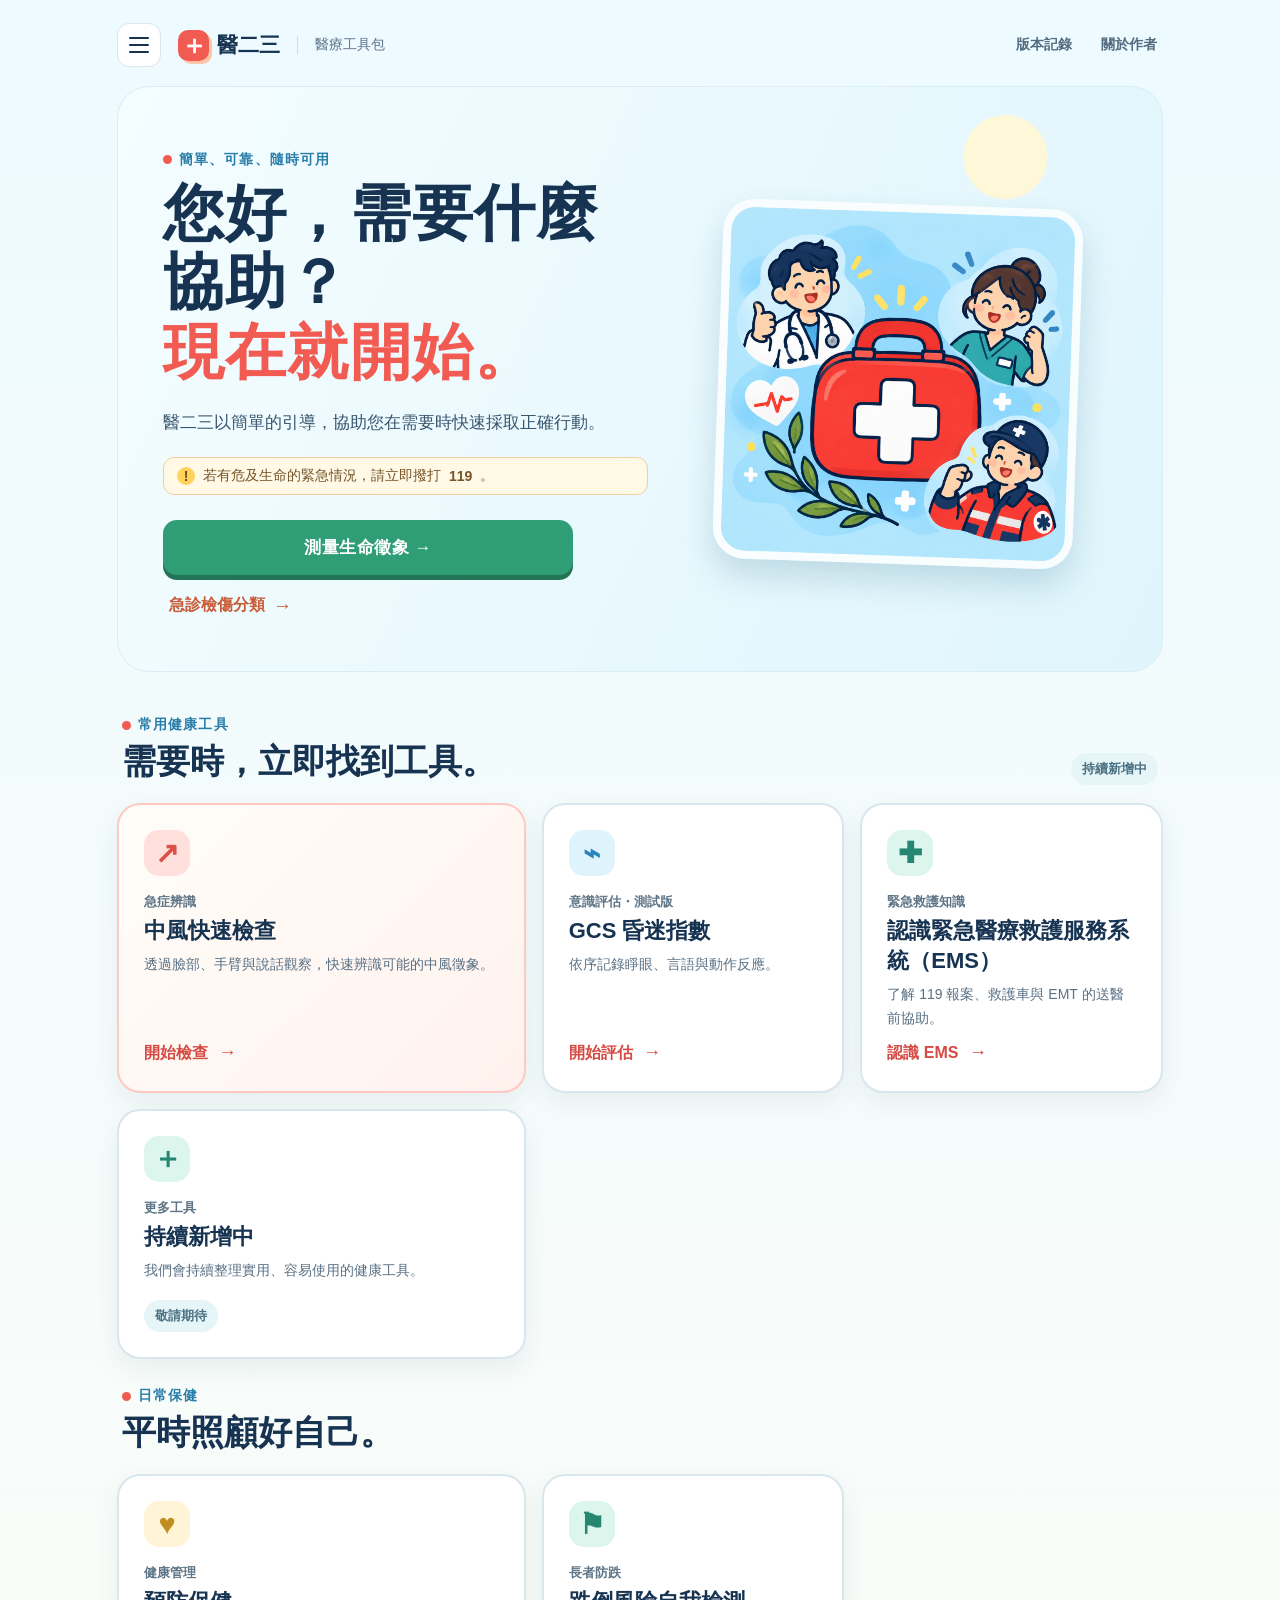
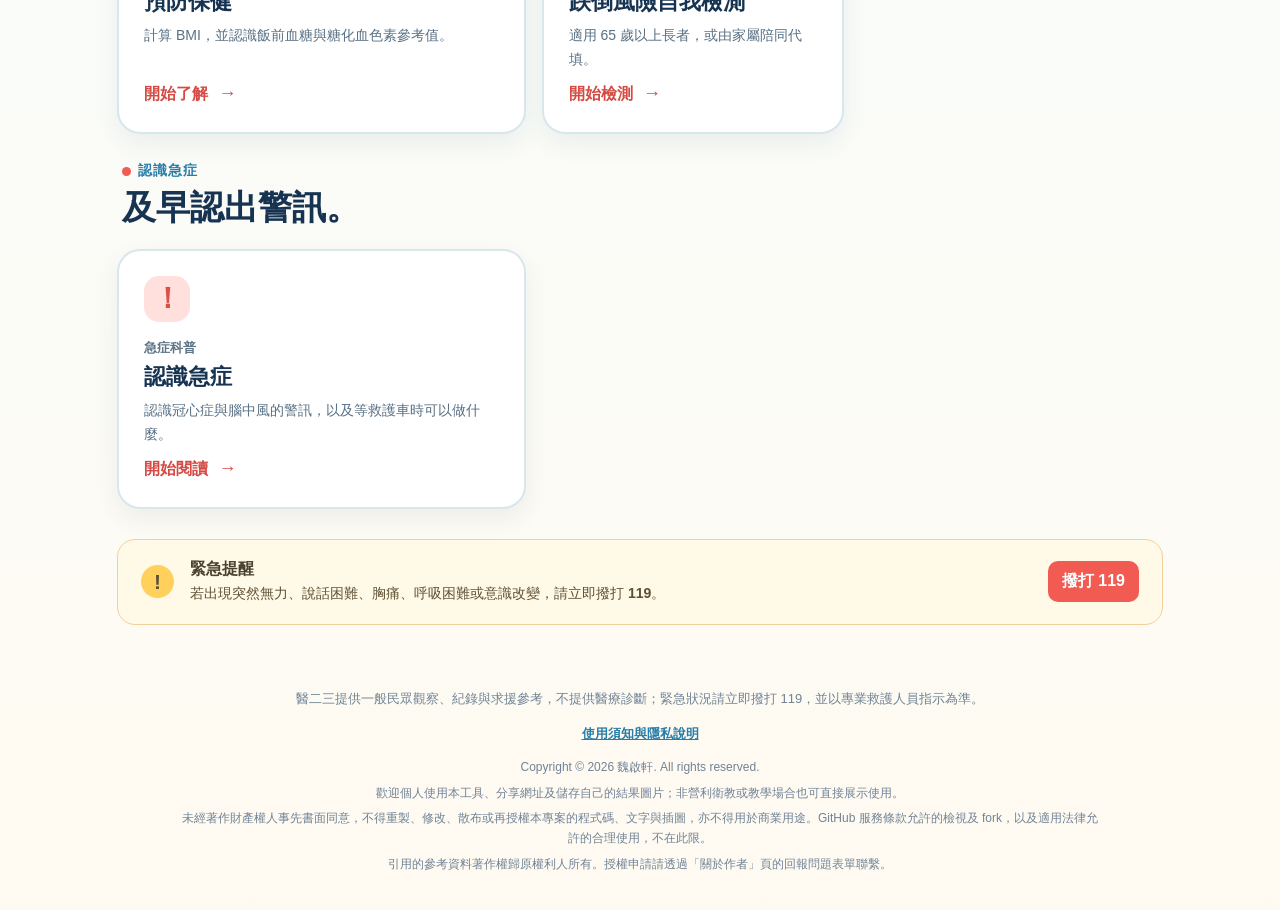
<file: index.html>
<!doctype html>
<html lang="zh-Hant-TW">
  <head>
    <meta charset="UTF-8" />
    <meta name="viewport" content="width=device-width, initial-scale=1.0" />
    <meta name="theme-color" content="#f15b52" />
    <meta name="description" content="醫二三是給一般民眾的免費健康工具包：中風快速檢查、GCS 昏迷指數、生命徵象紀錄、急診檢傷分級與 EMS 救護介紹，以及 BMI、血糖、糖化血色素與長者跌倒風險自我檢測。手機可用，資料不上傳，不取代醫療專業判斷。" />
    <link rel="canonical" href="https://tw806010.github.io/Yi23/" />
    <meta property="og:type" content="website" />
    <meta property="og:site_name" content="醫二三" />
    <meta property="og:locale" content="zh_TW" />
    <meta property="og:url" content="https://tw806010.github.io/Yi23/" />
    <meta property="og:title" content="醫二三｜緊急工具包：中風檢查、生命徵象與日常保健" />
    <meta property="og:description" content="給一般民眾的免費健康工具包：中風快速檢查、GCS、生命徵象、急診檢傷，以及 BMI、血糖與跌倒風險自我檢測。" />
    <meta property="og:image" content="https://tw806010.github.io/Yi23/icon.png" />
    <meta name="twitter:card" content="summary" />
    <link rel="manifest" href="manifest.webmanifest" />
    <link rel="icon" href="icon.png" />
    <link rel="apple-touch-icon" href="icon.png" />
    <title>醫二三｜緊急工具包：中風檢查、生命徵象與日常保健</title>
    <script type="application/ld+json">
      {
        "@context": "https://schema.org",
        "@type": "WebApplication",
        "name": "醫二三｜緊急工具包",
        "alternateName": "Yi23",
        "url": "https://tw806010.github.io/Yi23/",
        "inLanguage": "zh-Hant-TW",
        "applicationCategory": "HealthApplication",
        "operatingSystem": "Any",
        "isAccessibleForFree": true,
        "offers": { "@type": "Offer", "price": "0", "priceCurrency": "TWD" },
        "description": "給一般民眾的免費健康工具包：中風快速檢查、GCS 昏迷指數、生命徵象紀錄、急診檢傷分級，以及 BMI、血糖與長者跌倒風險自我檢測。不取代醫療專業判斷。"
      }
    </script>
    <link rel="stylesheet" href="style.css?v=16" />
    <style>
      .hero-art { display: grid; place-items: center; }
      .cover-image { display: block; width: min(100%, 360px); border: 8px solid rgba(255,255,255,.75); border-radius: 32px; box-shadow: 0 17px 32px rgba(35,105,137,.2); transform: rotate(2deg); }
      .tool-home { margin: 44px 0 28px; }
      .section-heading { display: flex; align-items: end; justify-content: space-between; gap: 16px; margin: 0 5px 18px; }
      .section-heading .eyebrow { margin-bottom: 5px; }
      .section-heading h2 { margin: 0; font-size: clamp(25px, 3vw, 34px); }
      .section-note, .coming-soon { padding: 7px 11px; border-radius: 999px; background: #e5f5f8; color: #4b7182; font-size: 13px; font-weight: 800; white-space: nowrap; }
      .tool-grid { display: grid; grid-template-columns: 1.35fr 1fr 1fr; gap: 16px; }
      .home-card { position: relative; display: flex; flex-direction: column; min-height: 250px; padding: 25px; border: 2px solid #d8e7ed; border-radius: 23px; background: #fffdf8; box-shadow: 0 10px 25px rgba(25,66,91,.07); overflow: hidden; }
      .feature-card { border-color: #ffc9c3; background: linear-gradient(135deg, #fffdf8 0%, #fff2ee 100%); }
      .future-card { background: #fff; }
      .card-icon { display: grid; place-items: center; width: 46px; height: 46px; border-radius: 15px; font-size: 29px; font-weight: 900; }
      .coral-icon { background: #ffe0dc; color: #db5148; }.blue-icon { background: #dff3fd; color: #2785bc; }.mint-icon { background: #dcf6ed; color: #258772; }
      .card-tag { display: inline-block; margin-top: 17px; color: #5d7586; font-size: 13px; font-weight: 800; }.home-card h3 { margin: 5px 0 7px; font-size: 22px; }.home-card p { margin: 0; color: #587084; font-size: 14px; line-height: 1.7; }
      .card-link { align-self: flex-start; margin-top: auto; padding: 11px 0 2px; border: 0; background: transparent; color: #d54a43; font: inherit; font-weight: 900; cursor: pointer; }.card-link span { margin-left: 6px; font-size: 18px; }.home-card .coming-soon { align-self: flex-start; margin-top: auto; }
      .emergency-note { display: flex; align-items: center; gap: 16px; margin: 30px 0 0; padding: 19px 23px; border: 1px solid #f3cf9b; border-radius: 18px; background: #fff9e7; color: #5f5134; }.emergency-icon { display: grid; flex: 0 0 auto; place-items: center; width: 33px; height: 33px; border-radius: 50%; background: #ffd15c; font-size: 21px; font-weight: 900; }.emergency-note strong { color: #4b412e; }.emergency-note p { margin: 3px 0 0; font-size: 14px; line-height: 1.55; }.emergency-note a { margin-left: auto; padding: 10px 14px; border-radius: 10px; background: #f15b52; color: #fff; font-weight: 900; text-decoration: none; white-space: nowrap; }
      .bio-button { margin-left: auto; border: 0; background: transparent; color: #526c80; font: inherit; font-size: 14px; font-weight: 800; cursor: pointer; }.bio-button:hover { color: #d54a43; }.bio-page { position: fixed; z-index: 20; inset: 0; display: grid; place-items: center; padding: 22px; background: rgba(23,51,82,.45); backdrop-filter: blur(5px); }.bio-panel { position: relative; width: min(100%, 520px); padding: 40px; border: 2px solid #d9eaf0; border-radius: 27px; background: #fffdf8; box-shadow: 0 26px 60px rgba(17,49,72,.25); }.bio-close { position: absolute; top: 16px; right: 16px; display: grid; place-items: center; width: 38px; height: 38px; border: 0; border-radius: 50%; background: #eef6f8; color: #38566c; font-size: 25px; cursor: pointer; }.bio-illustration { display: grid; place-items: center; width: 65px; height: 65px; margin-bottom: 18px; border-radius: 21px; background: #e8f7fb; color: #2785bc; font-size: 34px; }.bio-panel h2 { margin: 0 0 8px; font-size: 30px; }.bio-panel > p { margin: 0 0 23px; color: #607588; line-height: 1.7; }.bio-links { display: grid; gap: 12px; }.bio-link { display: flex; align-items: center; gap: 13px; padding: 15px; border: 1px solid #dbe7ec; border-radius: 15px; color: #294b63; text-decoration: none; transition: .15s; }.bio-link:hover { transform: translateY(-2px); border-color: #f2b0a7; box-shadow: 0 8px 16px rgba(25,66,91,.09); }.bio-link-icon { display: grid; place-items: center; width: 37px; height: 37px; border-radius: 11px; background: #fff0ed; color: #db5148; font-weight: 900; }.bio-link strong { display: block; font-size: 15px; }.bio-link small { color: #708396; }.external-mark { margin-left: auto; color: #d54a43; font-size: 18px; }
      .bio-page[hidden] { display: none; }
      .bio-button { margin-left: 0; }.version-button { margin-left: auto; }#versionPage .bio-panel { display: flex; flex-direction: column; max-height: calc(100dvh - 44px); overflow: hidden; }#versionPage .version-list { display: grid; min-height: 0; gap: 13px; padding-right: 5px; overflow-y: auto; overscroll-behavior: contain; scrollbar-gutter: stable; }.version-day { padding: 16px 18px; border: 1px solid #dbe8ec; border-left: 5px solid #2e91c9; border-radius: 14px; background: #f9fcfc; }.version-day h3 { margin: 0 0 8px; color: #294b63; font-size: 17px; }.version-day ul { display: grid; gap: 5px; margin: 0; padding-left: 22px; color: #526c80; font-size: 15px; line-height: 1.5; }
      .png-save-button { display: block; width: min(100%, 340px); margin: 17px auto 4px; background: #2e91c9; box-shadow: 0 5px 0 #2379a8; }.png-save-button:hover { box-shadow: 0 7px 0 #2379a8; }.png-save-button:disabled { cursor: wait; opacity: .8; }
      .gcs-intro { display: flex; gap: 13px; margin: 14px 0 21px; padding: 13px 15px; border-radius: 13px; background: #edf7ff; color: #345a72; font-size: 14px; line-height: 1.65; }.gcs-intro strong { color: #1f6d9d; }.gcs-key { display: grid; flex: 0 0 auto; place-items: center; width: 29px; height: 29px; border-radius: 9px; background: #2e91c9; color: #fff; font-weight: 900; }.gcs-choices { display: grid; gap: 9px; }.gcs-choice { display: flex; align-items: center; gap: 12px; width: 100%; padding: 12px 14px; border: 2px solid #d3e3ea; border-radius: 13px; background: #fff; color: #24445b; font: inherit; text-align: left; cursor: pointer; transition: .15s; }.gcs-choice:hover { border-color: #2e91c9; background: #f2fbff; }.gcs-score { display: grid; place-items: center; flex: 0 0 auto; width: 31px; height: 31px; border-radius: 10px; background: #e6f5fc; color: #1d7baa; font-weight: 900; }.gcs-choice span:last-child { font-size: 14px; line-height: 1.45; }.gcs-choice.nt .gcs-score { background: #f3edf7; color: #775982; }.gcs-summary-grid { display: grid; grid-template-columns: repeat(3, 1fr); gap: 10px; max-width: 510px; margin: 22px auto; }.gcs-summary-item { padding: 13px 8px; border-radius: 13px; background: #edf7ff; color: #286e97; font-weight: 900; }.gcs-summary-item small { display: block; margin-top: 3px; color: #5e7889; font-size: 12px; font-weight: 700; }.gcs-time { margin: 17px 0 0; color: #6b8190; font-size: 13px; }
      .triage-area { max-width: 910px; margin: 35px auto 52px; }.triage-header { padding: 34px; border-radius: 26px; background: linear-gradient(135deg, #fff2ec, #fffbea); border: 2px solid #f6d7bf; }.triage-header h2 { margin: 7px 0 8px; font-size: clamp(29px, 4vw, 42px); }.triage-header p { max-width: 670px; margin: 0; color: #516a7a; line-height: 1.75; }.triage-disclaimer { display: flex; gap: 11px; margin-top: 19px; padding: 12px 14px; border-radius: 13px; background: rgba(255,255,255,.75); color: #72563c; font-size: 14px; line-height: 1.6; }.triage-disclaimer b { color: #d54a43; }.triage-levels { display: grid; gap: 13px; margin-top: 25px; }.triage-level { display: grid; grid-template-columns: 70px 170px 1fr; gap: 18px; align-items: start; padding: 20px; border: 1px solid #dce7ec; border-left: 8px solid var(--triage-color); border-radius: 18px; background: #fff; }.triage-number { display: grid; place-items: center; width: 51px; height: 51px; border-radius: 16px; background: var(--triage-tint); color: var(--triage-color); font-weight: 900; font-size: 22px; }.triage-level h3 { margin: 0 0 5px; font-size: 19px; }.triage-wait { margin: 0; color: var(--triage-color); font-size: 13px; font-weight: 900; }.triage-examples { margin: 0; padding-left: 20px; color: #526b7d; font-size: 14px; line-height: 1.7; }.triage-l1 { --triage-color: #d94c49; --triage-tint: #ffe6e3; }.triage-l2 { --triage-color: #e77b36; --triage-tint: #fff0e1; }.triage-l3 { --triage-color: #bf8d20; --triage-tint: #fff8dc; }.triage-l4 { --triage-color: #2787b8; --triage-tint: #e8f6fd; }.triage-l5 { --triage-color: #39896b; --triage-tint: #e7f6ef; }.triage-info-grid { display: grid; grid-template-columns: 1fr 1fr; gap: 18px; margin-top: 25px; }.triage-info-card { padding: 25px; border: 1px solid #dce8ec; border-radius: 20px; background: #fffdf8; }.triage-info-card h3 { margin: 0 0 8px; font-size: 22px; }.triage-info-card > p { margin: 0 0 16px; color: #5b7180; line-height: 1.65; }.handoff-checklist { display: grid; gap: 9px; }.handoff-checklist label { display: flex; align-items: center; gap: 10px; padding: 10px 12px; border-radius: 10px; background: #f4fafb; color: #38566c; font-size: 14px; }.handoff-checklist input { width: 18px; height: 18px; accent-color: #2e91c9; }.wait-list { margin: 0; padding-left: 20px; color: #526b7d; line-height: 1.8; font-size: 14px; }.triage-source { margin: 24px 3px 0; color: #6a7f8e; font-size: 13px; line-height: 1.6; }.triage-source a { color: #287da9; font-weight: 800; }.triage-emergency { display: flex; align-items: center; gap: 14px; margin-top: 20px; padding: 18px 20px; border-radius: 17px; background: #fff0ed; border: 1px solid #ffc8c0; }.triage-emergency strong { color: #b9423e; }.triage-emergency p { margin: 3px 0 0; color: #6c524b; font-size: 14px; line-height: 1.55; }.triage-emergency a { margin-left: auto; padding: 11px 15px; border-radius: 11px; background: #f15b52; color: #fff; font-weight: 900; text-decoration: none; white-space: nowrap; }
      .vitals-button { display: block; width: 100%; max-width: 410px; margin-top: 25px; background: #2f9e76; box-shadow: 0 5px 0 #237457; }.vitals-button:hover { box-shadow: 0 7px 0 #237457; }.vitals-button:active { box-shadow: 0 2px 0 #237457; }.triage-entry { display: inline-flex; align-items: center; gap: 8px; margin-top: 19px; border: 0; background: transparent; color: #c85c36; font: inherit; font-weight: 900; cursor: pointer; }.triage-entry span { font-size: 19px; }.vitals-area { max-width: 910px; margin: 35px auto 52px; }.vitals-header { padding: 33px; border: 2px solid #cce9de; border-radius: 26px; background: linear-gradient(135deg, #edfbf4, #f9fff8); }.vitals-header h2 { margin: 7px 0 8px; font-size: clamp(29px, 4vw, 42px); }.vitals-header p { max-width: 690px; margin: 0; color: #4d6a64; line-height: 1.75; }.vitals-disclaimer { margin-top: 17px; padding: 11px 14px; border-radius: 12px; background: rgba(255,255,255,.78); color: #5d6d4d; font-size: 14px; line-height: 1.6; }.vitals-form { display: grid; grid-template-columns: repeat(2, 1fr); gap: 17px; margin-top: 23px; }.vitals-field { padding: 19px; border: 1px solid #d8e8e1; border-radius: 18px; background: #fff; }.vitals-field h3 { margin: 0 0 5px; font-size: 19px; }.vitals-field p { min-height: 38px; margin: 0 0 13px; color: #6a7e82; font-size: 13px; line-height: 1.5; }.vitals-field label { display: block; margin-bottom: 7px; color: #3f6560; font-size: 13px; font-weight: 800; }.vitals-field input, .vitals-field select, .vitals-note { width: 100%; border: 1px solid #c9ded6; border-radius: 10px; padding: 11px 12px; background: #fbfffd; color: #294a44; font: inherit; }.bp-inputs { display: grid; grid-template-columns: 1fr 1fr; gap: 9px; }.vitals-note-wrap { grid-column: 1 / -1; }.vitals-note { min-height: 78px; resize: vertical; }.vitals-submit { width: min(100%, 330px); margin-top: 20px; background: #2f9e76; box-shadow: 0 5px 0 #237457; }.vitals-results { margin-top: 26px; }.vitals-results h3 { margin: 0 0 14px; font-size: 25px; }.vital-cards { display: grid; grid-template-columns: repeat(4, 1fr); gap: 13px; }.vital-card { padding: 18px; border: 1px solid #d9e7e3; border-top: 7px solid var(--vital-color); border-radius: 17px; background: #fff; }.vital-card h4 { margin: 0; color: #47665f; font-size: 15px; }.vital-value { margin: 13px 0 4px; color: var(--vital-color); font-size: 28px; font-weight: 900; }.vital-card p { margin: 0; color: #61767a; font-size: 13px; line-height: 1.55; }.vital-temp { --vital-color: #e56a55; }.vital-pulse { --vital-color: #e58443; }.vital-resp { --vital-color: #2e91c9; }.vital-bp { --vital-color: #8061a8; }.vitals-summary { margin-top: 18px; padding: 20px; border-radius: 18px; background: #f3faf7; color: #355d53; }.vitals-summary h4 { margin: 0 0 8px; font-size: 18px; }.vitals-summary p { margin: 0; line-height: 1.7; }.vitals-time { margin-top: 9px!important; color: #6b817b!important; font-size: 13px; }.vitals-callout { display: flex; gap: 12px; align-items: flex-start; margin-top: 19px; padding: 17px; border: 1px solid #ffd0c8; border-radius: 16px; background: #fff2ef; }.vitals-callout strong { color: #b8443e; }.vitals-callout p { margin: 3px 0 0; color: #72554f; font-size: 14px; line-height: 1.55; }.vitals-source { margin: 18px 3px 0; color: #6b817b; font-size: 13px; line-height: 1.6; }.vitals-source a { color: #287da9; font-weight: 800; }
      .ems-area { max-width: 910px; margin: 35px auto 52px; }.ems-header { padding: 30px; border: 2px solid #d5e8ef; border-radius: 25px; background: linear-gradient(135deg, #eff9fc, #fffdf8); }.ems-header h2 { margin: 7px 0 8px; font-size: clamp(28px, 4vw, 39px); }.ems-header p { max-width: 720px; margin: 0; color: #526d7f; line-height: 1.75; }.ems-alert { display: flex; align-items: flex-start; gap: 13px; margin-top: 17px; padding: 16px 18px; border: 1px solid #ffc8c0; border-radius: 16px; background: #fff0ed; color: #704f4c; line-height: 1.65; }.ems-alert strong { color: #b9423e; }.ems-alert a { flex: 0 0 auto; margin-left: auto; padding: 10px 13px; border-radius: 10px; background: #f15b52; color: #fff; font-weight: 900; text-decoration: none; white-space: nowrap; }.ems-menu-heading { margin: 27px 0 13px; color: #294b63; font-size: 21px; }.ems-menu-grid, .ems-info-grid { display: grid; grid-template-columns: repeat(3, minmax(0, 1fr)); gap: 14px; }.ems-menu-card { display: flex; flex-direction: column; align-items: flex-start; min-height: 190px; padding: 20px; border: 1px solid #d9e7ec; border-radius: 18px; background: #fff; color: #294b63; font: inherit; text-align: left; cursor: pointer; transition: .15s; }.ems-menu-card:hover { transform: translateY(-2px); border-color: #7bb8cf; box-shadow: 0 8px 18px rgba(25,66,91,.09); }.ems-menu-icon { display: grid; place-items: center; width: 42px; height: 42px; margin-bottom: 13px; border-radius: 13px; background: #e8f5f8; color: #287da9; font-size: 22px; font-weight: 900; }.ems-menu-card h3 { margin: 0 0 7px; font-size: 18px; }.ems-menu-card p { margin: 0; color: #607588; font-size: 14px; line-height: 1.55; }.ems-detail { margin-top: 20px; padding: 24px; border: 1px solid #d9e7ec; border-radius: 21px; background: #fff; }.ems-detail[hidden] { display: none; }.ems-back-button { margin: 0 0 18px; padding: 9px 12px; border: 1px solid #d5e6eb; border-radius: 10px; background: #f5fafb; color: #365b70; font: inherit; font-size: 14px; font-weight: 800; cursor: pointer; }.ems-detail h3 { margin: 0 0 10px; color: #294b63; font-size: 22px; }.ems-detail p { color: #586f80; line-height: 1.7; }.ems-flow { display: grid; grid-template-columns: repeat(4, minmax(0, 1fr)); gap: 11px; margin: 19px 0; }.ems-flow-step { padding: 15px; border: 1px solid #dce9ed; border-radius: 15px; background: #f8fcfc; }.ems-flow-step b { display: block; margin-bottom: 7px; color: #287da9; }.ems-flow-step p { margin: 0; font-size: 14px; }.ems-info-grid { grid-template-columns: repeat(3, minmax(0, 1fr)); margin: 17px 0; }.ems-info-card { padding: 17px; border: 1px solid #dce8ec; border-radius: 16px; background: #fbfdfd; }.ems-info-card h4 { margin: 0 0 7px; color: #365b70; font-size: 17px; }.ems-info-card p { margin: 0; font-size: 14px; }.ems-list { display: grid; gap: 9px; margin: 12px 0 0; padding-left: 22px; color: #526b7d; line-height: 1.7; }.ems-note { margin-top: 16px; padding: 13px 15px; border-radius: 13px; background: #eef7fa; color: #466577; font-size: 14px; line-height: 1.65; }.ems-source { margin: 17px 0 0; color: #718391; font-size: 12px; line-height: 1.6; }.ems-source a { color: #287da9; font-weight: 800; }
      .copyright-notice { max-width: 920px; margin: 8px auto 0; font-size: 12px; line-height: 1.65; }.copyright-notice p { margin: 0; }.copyright-notice p + p { margin-top: 6px; }
      .terms-link { padding: 0; border: 0; background: transparent; color: #287da9; font: inherit; font-weight: 800; text-decoration: underline; cursor: pointer; }button.bio-link { width: 100%; background: transparent; font: inherit; text-align: left; cursor: pointer; }.result-caveat { font-size: 14px; }
      #termsPage .bio-panel { display: flex; flex-direction: column; width: min(100%, 640px); max-height: calc(100dvh - 44px); overflow: hidden; }#termsPage .terms-list { display: grid; min-height: 0; gap: 13px; padding-right: 5px; overflow-y: auto; overscroll-behavior: contain; scrollbar-gutter: stable; }.terms-section { padding: 16px 18px; border: 1px solid #dbe8ec; border-left: 5px solid #f15b52; border-radius: 14px; background: #f9fcfc; }.terms-section h3 { margin: 0 0 8px; color: #294b63; font-size: 17px; }.terms-section p { margin: 0; color: #526c80; font-size: 15px; line-height: 1.7; }.terms-section p + p { margin-top: 8px; }.terms-updated { margin: 2px 0 0; color: #708396; font-size: 13px; }
      .gold-icon { background: #fff4d6; color: #bf8d20; }.care-home { margin-top: 0; }.prevention-header { border-color: #f1e1b4; background: linear-gradient(135deg, #fffaeb, #fffdf8); }.ems-menu-card:disabled { cursor: not-allowed; opacity: .55; }.ems-menu-card:disabled:hover { transform: none; border-color: #d9e7ec; box-shadow: none; }
      .bmi-form { display: grid; grid-template-columns: repeat(2, minmax(0, 1fr)); gap: 14px; margin-top: 18px; }.bmi-field label { display: block; margin-bottom: 7px; color: #3f6560; font-size: 13px; font-weight: 800; }.bmi-field input, .bmi-field select { width: 100%; border: 1px solid #c9ded6; border-radius: 10px; padding: 11px 12px; background: #fbfffd; color: #294a44; font: inherit; }.bmi-error { grid-column: 1 / -1; margin: 0; padding: 10px 13px; border-radius: 10px; background: #fff0ed; color: #b9423e; font-size: 14px; font-weight: 800; }.bmi-error[hidden] { display: none; }.bmi-submit { grid-column: 1 / -1; width: min(100%, 330px); background: #2f9e76; box-shadow: 0 5px 0 #237457; }
      .bmi-result { margin-top: 22px; padding: 22px; border: 1px solid #dce8ec; border-top: 7px solid var(--bmi-color); border-radius: 18px; background: #fbfdfd; }.bmi-result[hidden] { display: none; }.level-low { --bmi-color: #2785bc; }.level-ok { --bmi-color: #258772; }.level-watch { --bmi-color: #bf8d20; }.level-high { --bmi-color: #d94c49; }.bmi-result .bmi-value { margin: 0; color: var(--bmi-color); font-size: 40px; font-weight: 900; line-height: 1.1; }.bmi-value small { margin-left: 6px; font-size: 15px; }.bmi-category { display: inline-block; margin: 9px 0 4px; padding: 5px 12px; border-radius: 999px; background: var(--bmi-color); color: #fff; font-weight: 900; }.bmi-result ul { display: grid; gap: 8px; margin: 14px 0 0; padding-left: 21px; color: #526b7d; line-height: 1.7; }
      .reference-table { display: grid; gap: 8px; margin: 16px 0 4px; }.reference-row { display: grid; grid-template-columns: 150px 1fr; gap: 12px; align-items: center; padding: 12px 15px; border: 1px solid #dce8ec; border-left: 6px solid var(--bmi-color); border-radius: 13px; background: #fff; transition: .15s; }.reference-row b { color: var(--bmi-color); font-size: 17px; }.reference-row span { color: #526b7d; font-size: 14px; line-height: 1.55; }.reference-row.is-match { background: #fffbea; box-shadow: 0 0 0 2px var(--bmi-color); }
      @media (max-width: 500px) { .reference-row { grid-template-columns: 1fr; gap: 3px; } }
      @media (max-width: 500px) { .bmi-form { grid-template-columns: 1fr; }.bmi-result { padding: 18px; }.bmi-value { font-size: 34px; } }
      .fall-header { border-color: #cce9de; background: linear-gradient(135deg, #edfbf4, #fffdf8); }.fall-mode { display: flex; gap: 11px; margin: 6px 0 4px; }.fall-mode .choice, .fall-answer .choice { min-height: 52px; }.fall-mode .choice[aria-pressed="true"], .fall-answer .choice[aria-pressed="true"] { border-color: #2f9e76; background: #edfbf4; color: #1f7357; }.fall-proxy { display: flex; align-items: center; gap: 10px; min-height: 48px; margin-top: 8px; padding: 10px 13px; border-radius: 12px; background: #f4fafb; color: #38566c; font-weight: 800; line-height: 1.5; cursor: pointer; }.fall-proxy input { flex: 0 0 auto; width: 22px; height: 22px; accent-color: #2f9e76; }.fall-start { display: block; width: min(100%, 330px); margin-top: 20px; background: #2f9e76; box-shadow: 0 5px 0 #237457; }
      .ems-detail .fall-question { margin: 6px 0 8px; font-size: clamp(22px, 5vw, 27px); line-height: 1.45; }.ems-detail .fall-why { margin: 0 0 18px; color: #6b8190; font-size: 15px; }.fall-answer.choice-buttons { flex-direction: row; }.fall-answer .choice { font-size: 20px; }.fall-result p { margin: 10px 0 0; color: #526b7d; line-height: 1.7; }.fall-result h4 { margin: 20px 0 0; color: #294b63; font-size: 17px; }.fall-result a { color: #287da9; font-weight: 800; }.fall-result-actions { display: flex; flex-wrap: wrap; gap: 12px; margin-top: 20px; }.fall-result-actions .primary-button { padding: 13px 18px; font-size: 16px; }.fall-result .png-save-button { margin: 17px 0 4px; }.fall-area .ems-back-button { min-height: 44px; }
      .acute-header { border-color: #f6d7bf; background: linear-gradient(135deg, #fff2ec, #fffdf8); }.acute-page > h4 { margin: 24px 0 6px; color: #294b63; font-size: 18px; }.acute-page > p { margin: 8px 0 0; }.acute-page .ems-info-grid { margin: 12px 0; }.acute-page .ems-info-grid.acute-two { grid-template-columns: repeat(2, minmax(0, 1fr)); }.acute-actions { display: flex; flex-wrap: wrap; gap: 12px; margin-top: 16px; }.acute-actions .primary-button { padding: 13px 18px; font-size: 16px; }.acute-area .ems-back-button { min-height: 44px; }@media (max-width: 500px) { .acute-page .ems-info-grid.acute-two { grid-template-columns: 1fr; } }
      .menu-button { display: grid; flex: none; place-items: center; width: 44px; height: 44px; padding: 0; border: 1px solid var(--line); border-radius: 12px; background: #fff; color: var(--ink); cursor: pointer; }.menu-button:hover { border-color: #f0b6a6; }.menu-button span, .menu-button span::before, .menu-button span::after { display: block; width: 20px; height: 2.5px; border-radius: 2px; background: currentColor; }.menu-button span { position: relative; }.menu-button span::before, .menu-button span::after { position: absolute; left: 0; content: ""; }.menu-button span::before { top: -7px; }.menu-button span::after { top: 7px; }
      .site-menu-backdrop { position: fixed; z-index: 29; inset: 0; background: rgba(23,51,82,.45); animation: menu-fade .2s ease; }.site-menu { position: fixed; z-index: 30; top: 0; bottom: 0; left: 0; display: flex; flex-direction: column; width: min(85vw, 320px); padding: 18px 14px 24px; overflow-y: auto; overscroll-behavior: contain; background: var(--paper); box-shadow: 8px 0 30px rgba(23,51,82,.2); animation: menu-slide .22s ease; }.site-menu-head { display: flex; align-items: center; justify-content: space-between; margin: 0 4px 12px; }.site-menu-head h2 { margin: 0; color: var(--ink); font-size: 21px; }.site-menu-close { width: 44px; height: 44px; border: 0; border-radius: 12px; background: transparent; color: #526c80; font: inherit; font-size: 20px; cursor: pointer; }.site-menu-close:hover { background: #fff2ec; color: #d54a43; }.site-menu-list, .site-menu-sub { margin: 0; padding: 0; list-style: none; }.site-menu-list > li + li { border-top: 1px solid var(--line); }.site-menu-group, .site-menu-item { display: flex; align-items: center; width: 100%; min-height: 48px; padding: 10px 12px; border: 0; border-radius: 10px; background: transparent; color: var(--ink); font: inherit; font-size: 17px; font-weight: 800; text-align: left; cursor: pointer; }.site-menu-group::after { width: 8px; height: 8px; margin-left: auto; border-right: 2.5px solid currentColor; border-bottom: 2.5px solid currentColor; content: ""; transform: translateY(-2px) rotate(45deg); transition: transform .2s; }.site-menu-group[aria-expanded="true"] { color: #d54a43; }.site-menu-group[aria-expanded="true"]::after { transform: translateY(2px) rotate(-135deg); }.site-menu-group:hover, .site-menu-item:hover { background: #fff2ec; }.site-menu-sub { padding: 0 0 8px 14px; }.site-menu-sub .site-menu-item { min-height: 44px; color: #3c5a70; font-size: 16px; font-weight: 700; }
      @media (max-width: 500px) { .topbar { flex-wrap: wrap; gap: 8px; }.topbar .brand, .topbar .bio-button { white-space: nowrap; }}
      .site-menu[hidden], .site-menu-backdrop[hidden] { display: none; }@keyframes menu-slide { from { transform: translateX(-100%); } }@keyframes menu-fade { from { opacity: 0; } }@media (prefers-reduced-motion: reduce) { .site-menu, .site-menu-backdrop { animation: none; }.site-menu-group::after { transition: none; } }
      @media (max-width: 800px) { .ems-menu-grid, .ems-info-grid { grid-template-columns: 1fr; }.ems-menu-card { min-height: 0; }.ems-flow { grid-template-columns: repeat(2, minmax(0, 1fr)); } }
      @media (max-width: 500px) { .ems-header { padding: 23px 19px; }.ems-detail { padding: 18px; }.ems-alert { flex-wrap: wrap; }.ems-alert a { margin-left: 0; }.ems-flow { grid-template-columns: 1fr; } }
      @media (max-width: 800px) { .tool-grid { grid-template-columns: 1fr; }.home-card { min-height: 190px; }.emergency-note { align-items: flex-start; }.emergency-note a { display: none; } }
      @media (max-width: 800px) { .triage-level { grid-template-columns: 58px 1fr; }.triage-examples { grid-column: 2; }.triage-info-grid { grid-template-columns: 1fr; }.vitals-form { grid-template-columns: 1fr; }.vital-cards { grid-template-columns: repeat(2, 1fr); } }
      @media (max-width: 500px) { .section-heading { align-items: start; }.section-note { display: none; }.tool-home { margin-top: 31px; }.home-card { padding: 21px; }.emergency-note { padding: 16px; gap: 12px; }.bio-button { font-size: 13px; }.tool-label { display: none; }.bio-panel { padding: 31px 22px 25px; border-radius: 22px; }.bio-panel h2 { font-size: 27px; }.triage-header, .vitals-header { padding: 24px 20px; }.triage-level { padding: 16px; gap: 12px; }.triage-emergency { align-items: flex-start; }.triage-emergency a { display: none; }.vital-cards { grid-template-columns: 1fr 1fr; }.vital-card { padding: 14px; }.vital-value { font-size: 23px; } }
    </style>
  </head>
  <body>
    <main class="app-shell">
      <header class="topbar">
        <button class="menu-button" id="menuButton" type="button" aria-label="選單" aria-expanded="false" aria-controls="siteMenu"><span aria-hidden="true"></span></button>
        <a class="brand" id="homeBrand" href="#top" aria-label="醫二三首頁"><span class="brand-mark">＋</span><span>醫二三</span></a>
        <span class="tool-label">醫療工具包</span>
        <button class="bio-button version-button" id="versionButton" type="button">版本記錄</button>
        <button class="bio-button" id="bioButton" type="button">關於作者</button>
        <button class="quiet-button" id="homeButton" type="button" hidden>返回首頁</button>
        <button class="quiet-button" id="restartButton" type="button" hidden>重新檢查</button>
      </header>
      <div class="site-menu-backdrop" id="siteMenuBackdrop" hidden></div>
      <nav class="site-menu" id="siteMenu" aria-labelledby="siteMenuTitle" hidden>
        <div class="site-menu-head"><h2 id="siteMenuTitle">選單</h2><button class="site-menu-close" id="siteMenuClose" type="button" aria-label="關閉選單">✕</button></div>
        <ul class="site-menu-list">
          <li><button class="site-menu-group" id="menuGroupEmergency" type="button" aria-expanded="false" aria-controls="menuListEmergency">緊急工具</button>
            <ul class="site-menu-sub" id="menuListEmergency" hidden><li><button class="site-menu-item" id="menuStroke" type="button">中風快速檢查</button></li><li><button class="site-menu-item" id="menuGcs" type="button">昏迷指數評估</button></li></ul></li>
          <li><button class="site-menu-group" id="menuGroupCare" type="button" aria-expanded="false" aria-controls="menuListCare">日常保健</button>
            <ul class="site-menu-sub" id="menuListCare" hidden><li><button class="site-menu-item" id="menuBmi" type="button">BMI 計算</button></li><li><button class="site-menu-item" id="menuGlucose" type="button">對照飯前血糖</button></li><li><button class="site-menu-item" id="menuHba1c" type="button">對照糖化血色素</button></li><li><button class="site-menu-item" id="menuFall" type="button">跌倒風險自我檢測</button></li></ul></li>
          <li><button class="site-menu-group" id="menuGroupAcute" type="button" aria-expanded="false" aria-controls="menuListAcute">認識急症</button>
            <ul class="site-menu-sub" id="menuListAcute" hidden><li><button class="site-menu-item" id="menuCad" type="button">冠心症</button></li><li><button class="site-menu-item" id="menuStrokeInfo" type="button">腦中風</button></li></ul></li>
          <li><button class="site-menu-item site-menu-top" id="menuVitals" type="button">測量生命徵象</button></li>
          <li><button class="site-menu-item site-menu-top" id="menuTriage" type="button">急診檢傷分類</button></li>
          <li><button class="site-menu-item site-menu-top" id="menuEms" type="button">認識 EMS</button></li>
        </ul>
      </nav>

      <div id="homePage">
      <section class="hero" id="top">
        <div class="hero-copy">
          <p class="eyebrow">簡單、可靠、隨時可用</p>
          <h1>您好，需要什麼協助？<br /><em>現在就開始。</em></h1>
          <p class="hero-text">醫二三以簡單的引導，協助您在需要時快速採取正確行動。</p>
          <div class="warning-strip"><span>!</span> 若有危及生命的緊急情況，請立即撥打 <b>119</b>。</div>
          <button class="primary-button vitals-button" id="vitalsStartButton" type="button">測量生命徵象 <span>→</span></button>
          <button class="triage-entry" id="triageStartButton" type="button">急診檢傷分類 <span>→</span></button>
        </div>
        <div class="hero-art"><img class="cover-image" src="icon.png" alt="醫二三醫療工具包插圖" /></div>
      </section>

      <section class="tool-home" aria-labelledby="toolHeading">
        <div class="section-heading"><div><p class="eyebrow">常用健康工具</p><h2 id="toolHeading">需要時，立即找到工具。</h2></div><span class="section-note">持續新增中</span></div>
        <div class="tool-grid">
          <article class="home-card feature-card">
            <div class="card-icon coral-icon">↗</div>
            <div><span class="card-tag">急症辨識</span><h3>中風快速檢查</h3><p>透過臉部、手臂與說話觀察，快速辨識可能的中風徵象。</p></div>
            <button class="card-link" id="cardStartButton" type="button">開始檢查 <span>→</span></button>
          </article>
          <article class="home-card future-card" aria-label="GCS 昏迷指數評估測試版">
            <div class="card-icon blue-icon">⌁</div><div><span class="card-tag">意識評估・測試版</span><h3>GCS 昏迷指數</h3><p>依序記錄睜眼、言語與動作反應。</p></div><button class="card-link" id="gcsStartButton" type="button">開始評估 <span>→</span></button>
          </article>
          <article class="home-card future-card ems-home-card">
            <div class="card-icon mint-icon">✚</div><div><span class="card-tag">緊急救護知識</span><h3>認識緊急醫療救護服務系統（EMS）</h3><p>了解 119 報案、救護車與 EMT 的送醫前協助。</p></div><button class="card-link" id="emsStartButton" type="button">認識 EMS <span>→</span></button>
          </article>
          <article class="home-card future-card" aria-label="更多健康工具即將推出">
            <div class="card-icon mint-icon">＋</div><div><span class="card-tag">更多工具</span><h3>持續新增中</h3><p>我們會持續整理實用、容易使用的健康工具。</p></div><span class="coming-soon">敬請期待</span>
          </article>
        </div>
      </section>

      <section class="tool-home care-home" aria-labelledby="careHeading">
        <div class="section-heading"><div><p class="eyebrow">日常保健</p><h2 id="careHeading">平時照顧好自己。</h2></div></div>
        <div class="tool-grid care-grid">
          <article class="home-card future-card">
            <div class="card-icon gold-icon">♥</div><div><span class="card-tag">健康管理</span><h3>預防保健</h3><p>計算 BMI，並認識飯前血糖與糖化血色素參考值。</p></div><button class="card-link" id="preventionStartButton" type="button">開始了解 <span>→</span></button>
          </article>
          <article class="home-card future-card">
            <div class="card-icon mint-icon">⚑</div><div><span class="card-tag">長者防跌</span><h3>跌倒風險自我檢測</h3><p>適用 65 歲以上長者，或由家屬陪同代填。</p></div><button class="card-link" id="fallStartButton" type="button">開始檢測 <span>→</span></button>
          </article>
        </div>
      </section>

      <section class="tool-home care-home" aria-labelledby="acuteHeading">
        <div class="section-heading"><div><p class="eyebrow">認識急症</p><h2 id="acuteHeading">及早認出警訊。</h2></div></div>
        <div class="tool-grid care-grid">
          <article class="home-card future-card">
            <div class="card-icon coral-icon">！</div><div><span class="card-tag">急症科普</span><h3>認識急症</h3><p>認識冠心症與腦中風的警訊，以及等救護車時可以做什麼。</p></div><button class="card-link" id="acuteStartButton" type="button">開始閱讀 <span>→</span></button>
          </article>
        </div>
      </section>

      <aside class="emergency-note"><div class="emergency-icon">!</div><div><strong>緊急提醒</strong><p>若出現突然無力、說話困難、胸痛、呼吸困難或意識改變，請立即撥打 <b>119</b>。</p></div><a href="tel:119">撥打 119</a></aside>
      </div>

      <section class="vitals-area" id="vitalsArea" hidden aria-labelledby="vitalsTitle">
        <header class="vitals-header"><p class="eyebrow">量測與紀錄</p><h2 id="vitalsTitle">生命徵象資料卡</h2><p>輸入已量測的數值，整理體溫、脈搏、呼吸與血壓，協助您觀察並在需要時向醫護人員說明。</p><div class="vitals-disclaimer">數值僅供初步記錄與參考，不能取代專業診斷。若出現呼吸困難、無意識、持續胸痛、大量出血或突然惡化，請直接撥打 119。</div></header>
        <form id="vitalsForm" class="vitals-form">
          <section class="vitals-field"><h3>年齡</h3><p>輸入日齡、月齡或歲數，系統會分別對照各項生命徵象的年齡區間。</p><div class="bp-inputs"><div><label for="ageValue">年齡數值</label><input id="ageValue" type="number" inputmode="numeric" min="0" max="120" step="1" required placeholder="例如 3" /></div><div><label for="ageUnit">單位</label><select id="ageUnit" required><option value="days">天</option><option value="months">個月</option><option value="years" selected>歲</option></select></div></div><p class="vitals-time" id="ageGroupPreview" aria-live="polite">將依年齡顯示所屬年齡層。</p></section>
          <section class="vitals-field"><h3>體溫</h3><p>請先選擇量測部位，再輸入讀數。</p><label for="temperatureSite">量測部位</label><select id="temperatureSite"><option value="forehead">額溫</option><option value="ear">耳溫</option><option value="axillary">腋溫</option><option value="rectal">肛溫</option></select><label for="temperature">體溫（°C）</label><input id="temperature" type="number" inputmode="decimal" min="25" max="45" step="0.1" placeholder="例如 36.5" /></section>
          <section class="vitals-field"><h3>脈搏</h3><p>請記錄每分鐘跳動次數。</p><label for="pulse">脈搏（次／分鐘）</label><input id="pulse" type="number" inputmode="numeric" min="20" max="250" placeholder="例如 72" /></section>
          <section class="vitals-field"><h3>呼吸</h3><p>請記錄每分鐘呼吸次數。</p><label for="respiration">呼吸（次／分鐘）</label><input id="respiration" type="number" inputmode="numeric" min="4" max="80" placeholder="例如 16" /></section>
          <section class="vitals-field"><h3>血壓</h3><p>請同時輸入收縮壓與舒張壓。</p><div class="bp-inputs"><div><label for="systolic">收縮壓（mmHg）</label><input id="systolic" type="number" inputmode="numeric" min="40" max="300" placeholder="例如 118" /></div><div><label for="diastolic">舒張壓（mmHg）</label><input id="diastolic" type="number" inputmode="numeric" min="20" max="200" placeholder="例如 76" /></div></div></section>
          <section class="vitals-field vitals-note-wrap"><h3>症狀備註</h3><p>可記錄哪裡不舒服、何時開始或症狀是否惡化。</p><textarea class="vitals-note" id="vitalsNote" placeholder="例如：下午開始頭暈，休息後仍未改善。"></textarea></section>
          <button class="primary-button vitals-submit" type="submit">建立生命徵象資料卡 <span>→</span></button>
        </form>
        <section class="vitals-results" id="vitalsResults" hidden aria-live="polite"></section>
        <p class="vitals-source">參考資料：<a href="https://www.hpa.gov.tw/Pages/Detail.aspx?nodeid=4990&amp;pid=19259" target="_blank" rel="noopener noreferrer">衛生福利部國民健康署・血壓多少才算是高血壓？</a>、成人生命徵象衛教資料及兒科生命徵象表（表格修訂日期：2013 年）。兒科參考值僅供資料對照，應由醫療人員配合清醒／睡眠、活動、發燒及臨床狀況判讀；若有疑慮，請勿以本卡延誤就醫。</p>
      </section>

      <section class="triage-area" id="triageArea" hidden aria-labelledby="triageTitle">
        <header class="triage-header">
          <p class="eyebrow">就醫前資訊</p>
          <h2 id="triageTitle">急診檢傷怎麼分？</h2>
          <p>急診會依病情危急程度安排優先順序，先處理最需要立即救治的病人，不是依到院先後看診。</p>
          <div class="triage-disclaimer"><span>！</span><span><b>請留意：</b>以下內容僅供民眾理解急診流程，實際檢傷結果由現場醫護人員依病情與生命徵象判定。</span></div>
        </header>

        <div class="triage-levels" aria-label="急診檢傷五級說明">
          <article class="triage-level triage-l1"><div class="triage-number">1</div><div><h3>復甦急救</h3><p class="triage-wait">可能等候時間：立即處理</p></div><ul class="triage-examples"><li>心跳或呼吸停止、肢體或嘴唇發青。</li><li>無意識、持續抽搐且沒有恢復意識。</li><li>極端體溫異常。</li></ul></article>
          <article class="triage-level triage-l2"><div class="triage-number">2</div><div><h3>危急</h3><p class="triage-wait">可能等候時間：10 分鐘</p></div><ul class="triage-examples"><li>持續胸悶、胸痛並冒冷汗。</li><li>大量出血、嚴重外傷或呼吸困難。</li><li>突發視覺改變、急性意識狀態改變。</li></ul></article>
          <article class="triage-level triage-l3"><div class="triage-number">3</div><div><h3>緊急</h3><p class="triage-wait">可能等候時間：30 分鐘</p></div><ul class="triage-examples"><li>走動時明顯呼吸急促。</li><li>無法控制的腹瀉或嘔吐。</li><li>外傷後肢體腫脹、變形，疑似骨折或脫臼。</li></ul></article>
          <article class="triage-level triage-l4"><div class="triage-number">4</div><div><h3>次緊急</h3><p class="triage-wait">可能等候時間：60 分鐘</p></div><ul class="triage-examples"><li>發燒但沒有其他不適。</li><li>排尿疼痛但沒有發燒。</li><li>反覆性疼痛或暈眩。</li></ul></article>
          <article class="triage-level triage-l5"><div class="triage-number">5</div><div><h3>非緊急</h3><p class="triage-wait">可能等候時間：120 分鐘</p></div><ul class="triage-examples"><li>輕微擦傷、瘀青或軟組織受傷。</li><li>慢性噁心、嘔吐或打嗝。</li><li>過敏、鼻塞或慢性失眠。</li></ul></article>
        </div>

        <div class="triage-info-grid">
          <section class="triage-info-card" aria-labelledby="handoffTitle"><h3 id="handoffTitle">看診時，可以主動告知</h3><p>先整理以下資訊，可幫助檢傷與醫護人員更快理解您的狀況。</p><div class="handoff-checklist"><label><input type="checkbox" />症狀開始時間</label><label><input type="checkbox" />哪裡不舒服</label><label><input type="checkbox" />怎樣的不舒服</label><label><input type="checkbox" />不舒服多久了</label><label><input type="checkbox" />慢性病</label><label><input type="checkbox" />過敏史，包含食物及藥物</label><label><input type="checkbox" />正在使用的藥物</label><label><input type="checkbox" />症狀是否正在惡化</label></div></section>
          <section class="triage-info-card" aria-labelledby="waitTitle"><h3 id="waitTitle">等候不代表被忽略</h3><p>急診會持續依病情重新安排順序。若狀況改變，請主動告知現場醫護人員。</p><ul class="wait-list"><li>胸痛、呼吸困難或意識改變。</li><li>出血增加、疼痛突然加劇。</li><li>出現新的無力、麻木或說話困難。</li><li>任何讓您覺得「明顯變糟」的情況。</li></ul></section>
        </div>

        <div class="triage-emergency"><div class="emergency-icon">!</div><div><strong>尚未到院且出現危急徵象？</strong><p>無意識、呼吸困難、大量出血、持續胸痛或病情突然惡化，請立即撥打 119。</p></div><a href="tel:119">撥打 119</a></div>
        <p class="triage-source">資料來源：<a href="https://www.nhi.gov.tw/ch/cp-2655-9ad69-2950-1.html" target="_blank" rel="noopener noreferrer">衛生福利部中央健康保險署・檢傷分類民眾衛教版</a>。實際等候時間可能依現場病情與醫療量能調整。</p>
      </section>

      <section class="ems-area prevention-area" id="preventionArea" hidden aria-labelledby="preventionTitle">
        <div id="preventionHub">
          <header class="ems-header prevention-header">
            <p class="eyebrow">日常保健</p>
            <h2 id="preventionTitle">預防保健</h2>
            <p>平時留意體重與血糖，有助於及早發現健康風險。本頁提供參考值與計算工具，結果不能取代健康檢查或醫師診斷。</p>
          </header>
          <h3 class="ems-menu-heading">選擇想使用的工具</h3>
          <div class="ems-menu-grid">
            <button class="ems-menu-card" id="bmiButton" type="button" aria-controls="bmiPage"><span class="ems-menu-icon">⚖</span><h3>BMI 計算</h3><p>輸入身高、體重，了解身體質量指數與健康體重範圍。</p></button>
            <button class="ems-menu-card" id="glucoseButton" type="button" aria-controls="glucosePage"><span class="ems-menu-icon">◔</span><h3>飯前血糖參考值</h3><p>認識空腹血糖的參考範圍，並對照自己的量測結果。</p></button>
            <button class="ems-menu-card" id="hba1cButton" type="button" aria-controls="hba1cPage"><span class="ems-menu-icon">％</span><h3>糖化血色素參考值</h3><p>了解 HbA1c 代表的意義與參考範圍。</p></button>
          </div>
        </div>

        <article class="ems-detail" id="bmiPage" hidden aria-labelledby="bmiTitle">
          <button class="ems-back-button" type="button" data-prevention-back>← 返回預防保健</button>
          <p class="eyebrow">身體質量指數</p><h3 id="bmiTitle">BMI 計算</h3>
          <p>BMI＝體重（公斤）÷ 身高（公尺）÷ 身高（公尺）。本工具適用 18 歲（含）以上成人；兒童及青少年的 BMI 需依年齡與性別判讀，請參考國健署的兒童與青少年建議值。</p>
          <form class="bmi-form" id="bmiForm" novalidate>
            <div class="bmi-field"><label for="bmiHeight">身高（公分）</label><input id="bmiHeight" type="number" inputmode="decimal" min="100" max="250" step="0.1" placeholder="例如 165" /></div>
            <div class="bmi-field"><label for="bmiWeight">體重（公斤）</label><input id="bmiWeight" type="number" inputmode="decimal" min="20" max="300" step="0.1" placeholder="例如 60" /></div>
            <div class="bmi-field"><label for="bmiWaist">腰圍（公分，選填）</label><input id="bmiWaist" type="number" inputmode="decimal" min="40" max="200" step="0.1" placeholder="例如 78" /></div>
            <div class="bmi-field"><label for="bmiSex">性別（判讀腰圍時需要）</label><select id="bmiSex"><option value="">未選擇</option><option value="male">男性</option><option value="female">女性</option></select></div>
            <p class="bmi-error" id="bmiError" hidden role="alert"></p>
            <button class="primary-button bmi-submit" type="submit">計算 BMI</button>
          </form>
          <section class="bmi-result" id="bmiResult" hidden aria-live="polite"></section>
          <div class="ems-note">孕婦或哺乳期、肌肉量特別多（例如運動員）、水腫或截肢等情況，BMI 可能無法正確反映體位。長者或有慢性病者的體重目標，請與醫療人員討論。輸入的數值只在您的裝置上計算，不會上傳。</div>
          <p class="ems-source">內容參考：<a href="https://www.hpa.gov.tw/Pages/Detail.aspx?nodeid=542&amp;pid=9737" target="_blank" rel="noopener noreferrer">衛生福利部國民健康署・成人健康體位標準</a>、<a href="https://www.hpa.gov.tw/Pages/List.aspx?nodeid=189" target="_blank" rel="noopener noreferrer">衛生福利部國民健康署・成人預防保健</a>。</p>
        </article>

        <article class="ems-detail" id="glucosePage" hidden aria-labelledby="glucoseTitle">
          <button class="ems-back-button" type="button" data-prevention-back>← 返回預防保健</button>
          <p class="eyebrow">空腹血糖</p><h3 id="glucoseTitle">飯前血糖參考值</h3>
          <p>飯前血糖是指空腹至少 8 小時（可以喝白開水）後量測的血糖值。下表為非懷孕成人的參考範圍，單位為 mg/dL。</p>
          <div class="reference-table">
            <div class="reference-row level-low"><b>低於 70</b><span>血糖偏低</span></div>
            <div class="reference-row level-ok"><b>70～99</b><span>正常範圍</span></div>
            <div class="reference-row level-watch"><b>100～125</b><span>糖尿病前期（空腹血糖偏高）</span></div>
            <div class="reference-row level-high"><b>126 以上</b><span>達糖尿病診斷參考值，需再次檢驗確認</span></div>
          </div>
          <form class="bmi-form" id="glucoseForm" novalidate>
            <div class="bmi-field"><label for="glucoseValue">我的飯前血糖（mg/dL）</label><input id="glucoseValue" type="number" inputmode="numeric" min="20" max="600" step="1" placeholder="例如 92" /></div>
            <p class="bmi-error" id="glucoseError" hidden role="alert"></p>
            <button class="primary-button bmi-submit" type="submit">對照參考值</button>
          </form>
          <section class="bmi-result" id="glucoseResult" hidden aria-live="polite"></section>
          <aside class="ems-alert"><div><strong>出現低血糖症狀時</strong><br />冒冷汗、發抖、心悸、頭暈或意識混亂時，若意識清楚且能吞嚥，可先吃 15 公克含糖食物（例如半杯果汁或 3～4 顆方糖），15 分鐘後再量。若意識不清或無法吞嚥，不要餵食，請立即撥打 119。</div><a href="tel:119">撥打 119</a></aside>
          <div class="ems-note">家用血糖機以指尖血量測，適合自我監測；糖尿病的診斷需由醫療院所抽血檢驗，並重複確認。已確診糖尿病者的控制目標因人而異，請依醫師訂定的目標為準；懷孕期間的標準也不同，請依產檢醫師指示。血糖很高且伴隨極度口渴、多尿、噁心嘔吐、呼吸急促或意識改變時，請儘速就醫或撥打 119。</div>
          <p class="ems-source">內容參考：<a href="https://www.hpa.gov.tw/Pages/List.aspx?nodeid=359" target="_blank" rel="noopener noreferrer">衛生福利部國民健康署・糖尿病</a>、<a href="https://www.hpa.gov.tw/Pages/Detail.aspx?nodeid=4878&amp;pid=19042" target="_blank" rel="noopener noreferrer">衛生福利部國民健康署・定期檢查搭配健康習慣，4招顧血糖</a>。</p>
        </article>

        <article class="ems-detail" id="hba1cPage" hidden aria-labelledby="hba1cTitle">
          <button class="ems-back-button" type="button" data-prevention-back>← 返回預防保健</button>
          <p class="eyebrow">HbA1c</p><h3 id="hba1cTitle">糖化血色素參考值</h3>
          <p>糖化血色素（HbA1c）反映過去約 2～3 個月的平均血糖，抽血前不需要空腹。下表為非懷孕成人的參考範圍。</p>
          <div class="reference-table">
            <div class="reference-row level-ok"><b>低於 5.7%</b><span>正常範圍</span></div>
            <div class="reference-row level-watch"><b>5.7%～6.4%</b><span>糖尿病前期</span></div>
            <div class="reference-row level-high"><b>6.5% 以上</b><span>達糖尿病診斷參考值，需再次檢驗確認</span></div>
          </div>
          <form class="bmi-form" id="hba1cForm" novalidate>
            <div class="bmi-field"><label for="hba1cValue">我的糖化血色素（%）</label><input id="hba1cValue" type="number" inputmode="decimal" min="3" max="20" step="0.1" placeholder="例如 5.4" /></div>
            <p class="bmi-error" id="hba1cError" hidden role="alert"></p>
            <button class="primary-button bmi-submit" type="submit">對照參考值</button>
          </form>
          <section class="bmi-result" id="hba1cResult" hidden aria-live="polite"></section>
          <div class="ems-note">貧血、近期大量失血或輸血、懷孕、腎臟疾病或血紅素異常等情況，可能影響糖化血色素的準確度。已確診糖尿病者，許多成人的控制目標約為 7% 以下，但每個人的目標不同，請依醫師訂定的目標為準。</div>
          <p class="ems-source">內容參考：<a href="https://www.hpa.gov.tw/Pages/List.aspx?nodeid=359" target="_blank" rel="noopener noreferrer">衛生福利部國民健康署・糖尿病</a>、<a href="https://www.hpa.gov.tw/Pages/Detail.aspx?nodeid=4878&amp;pid=19042" target="_blank" rel="noopener noreferrer">衛生福利部國民健康署・定期檢查搭配健康習慣，4招顧血糖</a>。</p>
        </article>
      </section>

      <section class="ems-area fall-area" id="fallArea" hidden aria-labelledby="fallTitle">
        <header class="ems-header fall-header">
          <p class="eyebrow">日常保健</p>
          <h2 id="fallTitle">跌倒風險自我檢測</h2>
          <p>依美國 CDC「STEADI」長者跌倒風險自我檢測設計，每題回答「是」或「否」即可。適用 65 歲以上長者，也可以由家屬或照顧者陪同代填。結果只能提醒風險，不能取代醫療人員的評估。</p>
        </header>
        <article class="ems-detail" id="fallSetup" aria-labelledby="fallSetupTitle">
          <h3 id="fallSetupTitle">選擇檢測方式</h3>
          <div class="fall-mode" role="group" aria-label="檢測版本">
            <button class="choice" id="fallFullButton" type="button" aria-pressed="true">完整版 12 題</button>
            <button class="choice" id="fallQuickButton" type="button" aria-pressed="false">快速版 3 題</button>
          </div>
          <p id="fallModeHint">完整版依各題配分加總，也能看出哪些方面需要多留意。</p>
          <label class="fall-proxy"><input id="fallProxy" type="checkbox" />代填模式：由家屬或照顧者代為填寫</label>
          <button class="primary-button fall-start" id="fallBeginButton" type="button">開始檢測 <span>→</span></button>
        </article>
        <article class="ems-detail" id="fallQuiz" hidden aria-labelledby="fallQuestion">
          <button class="ems-back-button" id="fallPrevButton" type="button">← 上一題</button>
          <div class="progress-wrap"><div class="progress-meta"><span id="fallProgressText">第 1／12 題</span><span id="fallModeLabel">完整版</span></div><div class="progress-track"><i id="fallProgressBar"></i></div></div>
          <h3 class="fall-question" id="fallQuestion" aria-live="polite"></h3>
          <p class="fall-why" id="fallWhy"></p>
          <div class="choice-buttons fall-answer"><button class="choice" id="fallYesButton" type="button" aria-pressed="false">是</button><button class="choice" id="fallNoButton" type="button" aria-pressed="false">否</button></div>
        </article>
        <section class="bmi-result fall-result" id="fallResult" hidden aria-live="polite"></section>
        <aside class="ems-alert"><div><strong>已經跌倒時</strong><br />若已經跌倒，且出現撞到頭、意識改變、無法自行起身、疑似骨折，或服用抗凝血劑者撞到頭，請立即撥打 119。</div><a href="tel:119">撥打 119</a></aside>
        <div class="ems-note">本檢測只需回答問題，不需要做任何動作測試。您的回答只在您的裝置上計算，不會上傳。</div>
        <p class="ems-source">內容參考：<a href="https://www.cdc.gov/steadi/pdf/STEADI-Brochure-StayIndependent-508.pdf" target="_blank" rel="noopener noreferrer">美國 CDC・STEADI Stay Independent 小冊子（Check Your Risk for Falling）</a>，題目依 CDC 原文自行翻譯；量表出自 Rubenstein 等人（J Safety Res, 2011;42(6):493-499）。快速版與「曾跌倒即視為風險較高」依 STEADI 三個關鍵問題。<a href="https://www.hpa.gov.tw/Pages/Detail.aspx?nodeid=4625&amp;pid=19774" target="_blank" rel="noopener noreferrer">衛生福利部國民健康署・「防跌三步」守護長者安全</a>、<a href="https://www.hpa.gov.tw/Pages/List.aspx?nodeid=4624" target="_blank" rel="noopener noreferrer">衛生福利部國民健康署・長者防跌專區</a>。</p>
      </section>

      <section class="ems-area acute-area" id="acuteArea" hidden aria-labelledby="acuteTitle">
        <div id="acuteHub">
          <header class="ems-header acute-header">
            <p class="eyebrow">認識急症</p>
            <h2 id="acuteTitle">認識急症</h2>
            <p>了解常見急症的警訊，以及等救護車時可以做什麼。本頁提供一般衛教資訊，不能用來自行診斷或排除疾病。</p>
          </header>
          <aside class="ems-alert"><div><strong>覺得不對勁，就不要等</strong><br />出現胸痛、呼吸困難、中風徵兆或意識改變時，請直接撥打 119，不需要先讀完本頁。</div><a href="tel:119">撥打 119</a></aside>
          <h3 class="ems-menu-heading">選擇想了解的主題</h3>
          <div class="ems-menu-grid">
            <button class="ems-menu-card" id="cadButton" type="button" aria-controls="cadPage"><span class="ems-menu-icon">♥</span><h3>認識冠心症</h3><p>心臟血管堵住時會有哪些警訊，以及心肌梗塞發作時怎麼做。</p></button>
            <button class="ems-menu-card" id="strokeInfoButton" type="button" aria-controls="strokeInfoPage"><span class="ems-menu-icon">↗</span><h3>認識腦中風</h3><p>用「微笑、舉手、說你好」辨識中風，並了解為什麼要記下時間。</p></button>
          </div>
        </div>

        <article class="ems-detail acute-page" id="cadPage" hidden aria-labelledby="cadTitle">
          <button class="ems-back-button" type="button" data-acute-back>← 返回認識急症</button>
          <h3 id="cadTitle">認識冠心症</h3>
          <aside class="ems-alert"><div><strong>出現這些症狀，請立即撥打 119</strong><br />胸悶、胸痛、心悸、呼吸困難、噁心、冒冷汗、頭暈或暈厥。請記下發作時間，不要自行開車就醫。</div><a href="tel:119">撥打 119</a></aside>
          <h4>冠心症是什麼？</h4>
          <p>供應心臟血液的血管叫做冠狀動脈。冠狀動脈變窄或被血塊堵住時，心肌會缺氧，這就是冠心症。輕微時可能只在活動時胸悶，嚴重時會發生急性心肌梗塞，甚至猝死。心臟疾病是國人十大死因的第 2 名。</p>
          <h4>認識警訊</h4>
          <div class="ems-info-grid">
            <section class="ems-info-card"><h4>典型症狀</h4><p>胸口悶痛，像被重物壓住，可能延伸到左手臂或下巴，常伴隨冒冷汗，多在活動時出現。</p></section>
            <section class="ems-info-card"><h4>不典型症狀</h4><p>約三成心肌梗塞的人沒有典型胸痛，可能只有上腹悶痛，或覺得疲倦無力。糖尿病患者與長者特別要留意。</p></section>
            <section class="ems-info-card"><h4>更年期女性</h4><p>可能出現氣喘、背痛等不典型症狀。不要因為不是胸痛就忽略。</p></section>
          </div>
          <h4>等救護車時可以做什麼</h4>
          <ul class="ems-list">
            <li>停止活動，坐下或半躺休息。</li>
            <li>不要自行開車就醫，由救護車送醫。</li>
            <li>準備健保卡、平時用藥與病史資料，交給救護人員。</li>
            <li>用藥：依 119 或醫師指示用藥，已有醫師處方的人依照醫囑使用。</li>
            <li>病人失去意識、沒有正常呼吸時：依 119 線上指導做 CPR 和使用 AED。</li>
          </ul>
          <div class="ems-note"><strong>常見迷思：</strong>網路流傳胸痛時「不停用力咳嗽」可以自救，這是錯誤的。出現症狀應立即撥打 119，由救護人員送醫。</div>
          <h4>到了急診會做什麼</h4>
          <p>醫護人員會盡快做心電圖並抽血檢查。心肌梗塞初期，心電圖和抽血不一定看得出變化，所以第一次結果正常，也可能需要隔一段時間再檢查一次。這是為了避免漏掉病情，請耐心配合。</p>
          <h4>危險因子與預防</h4>
          <p>常見危險因子包括高血壓、糖尿病、高血脂、抽菸、年紀較大與家族史。慢性腎臟病、紅斑性狼瘡，以及長期使用類固醇的人也要特別注意。控制三高、戒菸並定期健康檢查，可以降低風險。</p>
          <div class="acute-actions"><button class="primary-button" id="cadBmiLink" type="button">計算 BMI <span>→</span></button><button class="primary-button" id="cadGlucoseLink" type="button">查看飯前血糖參考值 <span>→</span></button></div>
          <div class="ems-note">本頁提供一般衛教資訊，不能用來自行判斷或排除心臟疾病。有疑慮時請就醫，緊急時請撥打 119。</div>
          <p class="ems-source">內容參考：<a href="https://www.sem.org.tw/EJournal/Detail/80" target="_blank" rel="noopener noreferrer">台灣急診醫學通訊・急性冠心症（奇美醫院急診部，2018）</a>、<a href="https://www.hpa.gov.tw/Pages/Detail.aspx?nodeid=5020&amp;pid=19748" target="_blank" rel="noopener noreferrer">衛生福利部國民健康署・連日低溫 做好保暖降低心血管急症風險（2026）</a>、<a href="https://www.hpa.gov.tw/Pages/Detail.aspx?nodeid=4576&amp;pid=15034" target="_blank" rel="noopener noreferrer">衛生福利部國民健康署・冷颼颼 溫差大「心」警訊 FAST送醫（2022）</a>、<a href="https://www.hpa.gov.tw/Pages/Detail.aspx?nodeid=127&amp;pid=11946" target="_blank" rel="noopener noreferrer">衛生福利部國民健康署・心血管疾病發作時，應大聲咳嗽才能救命？</a>、<a href="https://www.mohw.gov.tw/cp-16-86970-1.html" target="_blank" rel="noopener noreferrer">衛生福利部・114 年死因統計</a>。</p>
        </article>

        <article class="ems-detail acute-page" id="strokeInfoPage" hidden aria-labelledby="strokeInfoTitle">
          <button class="ems-back-button" type="button" data-acute-back>← 返回認識急症</button>
          <h3 id="strokeInfoTitle">認識腦中風</h3>
          <aside class="ems-alert"><div><strong>突然出現任何一項，請立即撥打 119</strong><br />嘴角歪斜、單側手腳無力，或說話不清楚。請記下發作時間，由救護車送醫。</div><a href="tel:119">撥打 119</a></aside>
          <h4>腦中風是什麼？</h4>
          <p>腦中風是腦部血管突然出問題，使腦細胞缺氧受損。主要分成兩大類：</p>
          <div class="ems-info-grid acute-two">
            <section class="ems-info-card"><h4>阻塞型</h4><p>腦血管被血塊或硬化的血管壁堵住，血液送不到腦部。</p></section>
            <section class="ems-info-card"><h4>出血型</h4><p>腦血管破裂出血，血塊壓迫腦組織。</p></section>
          </div>
          <p>腦中風不只發生在長者，年輕人也可能因為腦血管瘤或先天的腦血管異常而中風。腦血管疾病是國人十大死因的第 4 名，台灣平均每 42 分鐘就有 1 人因此死亡。</p>
          <h4>辨識口訣：微笑、舉手、說你好</h4>
          <div class="ems-info-grid">
            <section class="ems-info-card"><h4>微笑</h4><p>嘴角歪斜、臉部左右不對稱。</p></section>
            <section class="ems-info-card"><h4>舉手</h4><p>雙手平舉，其中一側無力往下垂。</p></section>
            <section class="ems-info-card"><h4>說你好</h4><p>說話口齒不清、表達困難。</p></section>
          </div>
          <p>突然劇烈頭痛、突然眩暈或走路不穩，也可能是中風的警訊。中風快速檢查工具也可以請對方說「一」，觀察嘴型和聲音。</p>
          <div class="acute-actions"><button class="primary-button" id="strokeCheckLink" type="button">開始中風快速檢查 <span>→</span></button></div>
          <h4>為什麼要記下時間？</h4>
          <p>阻塞型中風及早送醫，有機會接受打通血管的治療，例如血栓溶解劑或取栓手術。醫師需要知道症狀從什麼時候開始，才能判斷適合哪些治療。<strong>越早到院，能選擇的治療越多。</strong>如果不清楚確切時間，請記下最後一次看到他正常的時間。</p>
          <h4>等救護車時可以做什麼</h4>
          <ul class="ems-list">
            <li>不要餵食、餵水或餵藥。</li>
            <li>讓病人側躺，麻痺的那一側朝上，避免嘔吐時嗆到。</li>
            <li>用藥：依 119 或醫師指示用藥，已有醫師處方的人依照醫囑使用。不要自行給阿斯匹靈或舌下片。</li>
            <li>病人失去意識、沒有正常呼吸時：依 119 線上指導做 CPR 和使用 AED。</li>
          </ul>
          <div class="ems-note"><strong>不要放血：</strong>用針刺手指或耳垂放血沒有治療效果，疼痛反而可能讓血壓升高。</div>
          <h4>到了急診會做什麼</h4>
          <p>醫師通常會先安排腦部電腦斷層，最快分辨是阻塞還是出血。兩種中風的治療方向不同，所以要先確認是哪一種。</p>
          <h4>危險因子與預防</h4>
          <p>國健署列出 8 大危險因子：高血壓、糖尿病、膽固醇過高、心房顫動、運動量不足、體重過重、吸菸，以及腦中風家族史。符合其中任 3 項，就屬於腦中風高危險群。定期健康檢查、控制三高並維持健康的生活習慣，可以降低風險。</p>
          <div class="ems-note">本頁提供一般衛教資訊，不能用來自行判斷或排除中風。有疑慮時請就醫，緊急時請撥打 119。</div>
          <p class="ems-source">內容參考：<a href="https://www.hpa.gov.tw/Pages/Detail.aspx?nodeid=5020&amp;pid=20433" target="_blank" rel="noopener noreferrer">衛生福利部國民健康署・預防中風關鍵5招 辨識徵兆分秒必爭（2026）</a>、<a href="https://wwwv.tsgh.ndmutsgh.edu.tw/unit/10038/14307" target="_blank" rel="noopener noreferrer">三軍總醫院神經外科部・腦中風</a>、<a href="https://www.mohw.gov.tw/cp-16-86970-1.html" target="_blank" rel="noopener noreferrer">衛生福利部・114 年死因統計</a>。</p>
        </article>
      </section>

      <section class="ems-area" id="emsArea" hidden aria-labelledby="emsTitle">
        <div id="emsHub">
          <header class="ems-header">
            <p class="eyebrow">民眾版認識資訊</p>
            <h2 id="emsTitle">認識緊急醫療救護服務系統（EMS）</h2>
            <p>從發現緊急狀況、撥打 119，到院前救護與送醫，是多個環節接力完成的緊急醫療服務。</p>
          </header>
          <aside class="ems-alert"><div><strong>可能危及生命或狀況快速惡化？</strong><br />例如胸痛、呼吸困難、中風徵象、意識不清、大量出血或嚴重外傷，請立即撥打 119。</div><a href="tel:119">撥打 119</a></aside>
          <div class="ems-note">本頁提供一般認識資訊，不用來判定是否需要救護車，也不能取代 119 派遣員詢問或救護人員的專業判斷。</div>
          <h3 class="ems-menu-heading">選擇想了解的主題</h3>
          <div class="ems-menu-grid">
            <button class="ems-menu-card" id="emsOverviewButton" type="button" aria-controls="emsOverviewPage"><span class="ems-menu-icon">↗</span><h3>認識 EMS</h3><p>了解 119 緊急救護服務的基本流程與民眾可以如何配合。</p></button>
            <button class="ems-menu-card" id="emsAmbulanceButton" type="button" aria-controls="emsAmbulancePage"><span class="ems-menu-icon">＋</span><h3>認識救護車</h3><p>認識 119 救護車、民間救護車與其他就醫交通方式。</p></button>
            <button class="ems-menu-card" id="emsEmtButton" type="button" aria-controls="emsEmtPage"><span class="ems-menu-icon">✚</span><h3>認識救護技術員（EMT）</h3><p>了解救護技術員的工作，以及如何提供重要患者資訊。</p></button>
          </div>
        </div>

        <article class="ems-detail" id="emsOverviewPage" hidden aria-labelledby="emsOverviewTitle">
          <button class="ems-back-button" type="button" data-ems-back>← 返回 EMS 主題</button>
          <p class="eyebrow">服務流程</p><h3 id="emsOverviewTitle">認識 EMS</h3>
          <p>緊急醫療救護服務的目標，是在患者送達醫療機構前提供適當的緊急救護。常見流程可分為以下幾個環節：</p>
          <div class="ems-flow">
            <div class="ems-flow-step"><b>1．發現狀況</b><p>留意患者與現場情形；遇到緊急狀況，儘速撥打 119。</p></div>
            <div class="ems-flow-step"><b>2．報案與派遣</b><p>告知地點及患者狀況，依指揮中心派遣員提問提供資訊。</p></div>
            <div class="ems-flow-step"><b>3．現場救護</b><p>救護人員到場評估，並依規範及患者狀況提供適當處置。</p></div>
            <div class="ems-flow-step"><b>4．送醫與交接</b><p>將患者送往就近適當的醫療機構，並向醫療人員交接狀況。</p></div>
          </div>
          <div class="ems-note">救護車抵達需要時間。若指揮中心派遣員提供電話指導，請盡量保持通話並依指示配合；若現場安全且有人可協助，可安排一人引導救護車。</div>
          <p class="ems-source">內容參考：<a href="https://law.moj.gov.tw/LawClass/LawAll.aspx?pcode=L0020045" target="_blank" rel="noopener noreferrer">全國法規資料庫・緊急醫療救護法</a>、<a href="https://www.nfa.gov.tw/cht/index.php?article_id=12181&amp;code=list&amp;flag=detail&amp;ids=26" target="_blank" rel="noopener noreferrer">內政部消防署・119 緊急救護任務說明</a>。</p>
        </article>

        <article class="ems-detail" id="emsAmbulancePage" hidden aria-labelledby="emsAmbulanceTitle">
          <button class="ems-back-button" type="button" data-ems-back>← 返回 EMS 主題</button>
          <p class="eyebrow">救護與交通方式</p><h3 id="emsAmbulanceTitle">認識救護車</h3>
          <p>遇到緊急狀況時，請先撥打 119，由指揮中心了解情況並派遣。非緊急的醫療轉送，則可向醫療團隊詢問合適安排。</p>
          <div class="ems-info-grid">
            <section class="ems-info-card"><h4>119 消防救護車</h4><p>用於緊急傷病救護。救護人員可在送達醫療機構前評估患者並提供緊急救護。</p></section>
            <section class="ems-info-card"><h4>民間救護車</h4><p>服務範圍包括轉診、非緊急醫療運送，也可能依救護指揮中心派遣執行運送；實際服務與配置依個案需求確認。</p></section>
            <section class="ems-info-card"><h4>其他交通方式</h4><p>非緊急回診或已安排的醫療行程，可詢問醫療團隊是否適合親友接送、計程車、大眾運輸或其他交通協助。</p></section>
          </div>
          <h3>撥打 119 時，可以先說明</h3>
          <ol class="ems-list"><li>這是救護案件，並盡可能說明完整地址或附近明顯地標。</li><li>發生了什麼事、患者目前狀況；若知道，可說明患者是否有意識、是否正常呼吸。</li><li>提供可回撥的電話、患者年齡或大約年齡。</li><li>依派遣員提問回答並配合指引；不同案件可能會有不同問題。</li></ol>
          <div class="ems-note">如果慌張時記不住要說什麼，先告訴接線人員你需要救護車及所在位置，接著依照對方的問題回答。不要為了讀完本頁或比較交通方式而延誤求助。</div>
          <p class="ems-source">內容參考：<a href="https://www.nfa.gov.tw/cht/index.php?act=article&amp;article_id=802&amp;code=print&amp;ids=68" target="_blank" rel="noopener noreferrer">內政部消防署・119 報案要領</a>、<a href="https://law.moj.gov.tw/LawClass/LawAll.aspx?PCODE=L0020060" target="_blank" rel="noopener noreferrer">全國法規資料庫・救護車及救護車營業機構設置設立許可管理辦法</a>。</p>
        </article>

        <article class="ems-detail" id="emsEmtPage" hidden aria-labelledby="emsEmtTitle">
          <button class="ems-back-button" type="button" data-ems-back>← 返回 EMS 主題</button>
          <p class="eyebrow">到院前救護人員</p><h3 id="emsEmtTitle">認識救護技術員（EMT）</h3>
          <p>救護技術員是依法受訓並取得相應資格的救護人員。依照資格、法規與救護作業程序，在緊急現場、送醫或轉診途中執行緊急救護，並與醫療機構交接患者狀況。</p>
          <div class="ems-info-grid">
            <section class="ems-info-card"><h4>評估與照護</h4><p>了解患者狀況、持續觀察變化，並依資格及作業程序提供適當救護。</p></section>
            <section class="ems-info-card"><h4>安全運送</h4><p>在送醫過程中持續照護，協助患者安全抵達醫療機構。</p></section>
            <section class="ems-info-card"><h4>資訊交接</h4><p>將現場觀察、症狀變化及已採取的處置交接給醫療人員。</p></section>
          </div>
          <h3>你可以主動提供的資訊</h3>
          <ul class="ems-list"><li>症狀或事故何時開始，以及到救護人員抵達前的變化。</li><li>患者有哪些慢性病、過敏史，以及平時使用的藥物。</li><li>現場已做過哪些急救或協助。</li></ul>
          <div class="ems-note">描述你親眼看到或確定知道的事即可；若不清楚，不需要猜測。救護人員會依現場評估與規範處理。</div>
          <p class="ems-source">內容參考：<a href="https://law.moj.gov.tw/LawClass/LawAll.aspx?pcode=L0020045" target="_blank" rel="noopener noreferrer">全國法規資料庫・緊急醫療救護法</a>、<a href="https://law.moj.gov.tw/LawClass/LawAll.aspx?PCODE=L0020141" target="_blank" rel="noopener noreferrer">全國法規資料庫・救護技術員管理辦法</a>。</p>
        </article>
      </section>

      <section class="check-area" id="checkArea" hidden aria-live="polite">
        <div class="progress-wrap"><div class="progress-meta"><span id="stepLabel">步驟 1／3</span><span id="progressText">F｜臉部觀察</span></div><div class="progress-track"><i id="progressBar"></i></div></div>
        <article class="test-card" id="testCard"></article>
      </section>

      <section class="check-area" id="gcsArea" hidden aria-live="polite">
        <div class="progress-wrap"><div class="progress-meta"><span id="gcsStepLabel">GCS 步驟 1／3</span><span id="gcsProgressText">E｜睜眼反應</span></div><div class="progress-track"><i id="gcsProgressBar"></i></div></div>
        <article class="test-card" id="gcsCard"></article>
      </section>
      <section class="result-area" id="gcsResult" hidden aria-live="polite"></section>

      <section class="result-area" id="resultArea" hidden aria-live="polite"></section>
    </main>
    <section class="bio-page" id="bioPage" hidden aria-labelledby="bioTitle" aria-modal="true" role="dialog">
      <article class="bio-panel">
        <button class="bio-close" id="bioCloseButton" type="button" aria-label="關閉關於作者頁面">×</button>
        <div class="bio-illustration" aria-hidden="true">✦</div>
        <h2 id="bioTitle">關於作者</h2>
        <p>感謝您使用醫二三。歡迎透過以下平台，認識作者或追蹤專案近況。</p>
        <div class="bio-links">
          <a class="bio-link" href="https://docs.google.com/forms/d/e/1FAIpQLSfSuJ5-lCJfyAczkbCm4ic49PFIkWhkbJKMenZbz4gnsGmBVA/viewform?usp=header" target="_blank" rel="noopener noreferrer"><span class="bio-link-icon">✉</span><span><strong>回報問題</strong><small>點選以填寫問題回報表單</small></span><span class="external-mark" aria-hidden="true">↗</span></a>
          <a class="bio-link" href="https://github.com/tw806010" target="_blank" rel="noopener noreferrer"><span class="bio-link-icon">⌘</span><span><strong>作者 GitHub</strong><small>github.com/tw806010</small></span><span class="external-mark" aria-hidden="true">↗</span></a>
          <a class="bio-link" href="https://p.ecpay.com.tw/D4A8CD3" target="_blank" rel="noopener noreferrer"><span class="bio-link-icon">♡</span><span><strong>支持我們</strong><small>感謝您的支持與鼓勵</small></span><span class="external-mark" aria-hidden="true">↗</span></a>
          <button class="bio-link" id="bioTermsButton" type="button"><span class="bio-link-icon">§</span><span><strong>使用須知</strong><small>免責聲明、隱私與著作權說明</small></span></button>
        </div>
      </article>
    </section>
    <section class="bio-page" id="versionPage" hidden aria-labelledby="versionTitle" aria-modal="true" role="dialog">
      <article class="bio-panel">
        <button class="bio-close" id="versionCloseButton" type="button" aria-label="關閉版本記錄頁面">×</button>
        <div class="bio-illustration" aria-hidden="true">⌘</div>
        <h2 id="versionTitle">版本記錄</h2>
        <p>醫二三的功能更新與上架紀錄。</p>
        <div class="version-list">
          <section class="version-day"><h3>2026-11-06</h3><ul><li>新增：跌倒風險自我檢測</li><li>新增：認識急症（冠心症、腦中風）</li><li>新增：左上角選單</li></ul></section>
          <section class="version-day"><h3>2026-11-04</h3><ul><li>新增：預防保健（BMI 計算）</li><li>新增：飯前血糖及糖化血色素參考值</li></ul></section>
          <section class="version-day"><h3>2026-11-03</h3><ul><li>新增：認識緊急醫療救護服務系統（EMS）</li><li>新增：使用須知與隱私說明</li><li>修正：免責聲明與著作權聲明</li></ul></section>
          <section class="version-day"><h3>2026-10-30</h3><ul><li>新增：贊助連結</li><li>新增：版本記錄頁面</li><li>修正：版本記錄頁捲動</li><li>修正：整合各年齡層生命徵象參考值</li><li>新增：儲存結果圖片按鈕</li></ul></section>
          <section class="version-day"><h3>2026-10-29</h3><ul><li>初始專案上架</li><li>新增：GCS 昏迷指數</li><li>新增：檢傷分類資訊卡</li><li>新增：生命徵象測量</li></ul></section>
        </div>
      </article>
    </section>
    <section class="bio-page" id="termsPage" hidden aria-labelledby="termsTitle" aria-modal="true" role="dialog">
      <article class="bio-panel">
        <button class="bio-close" id="termsCloseButton" type="button" aria-label="關閉使用須知頁面">×</button>
        <div class="bio-illustration" aria-hidden="true">§</div>
        <h2 id="termsTitle">使用須知與隱私說明</h2>
        <p>使用醫二三前，請先了解以下事項。</p>
        <div class="terms-list">
          <section class="terms-section"><h3>不是醫療診斷</h3><p>醫二三提供一般健康資訊、初步觀察與資料整理功能，不構成醫療建議或診斷，也不會因使用本工具而建立醫病關係。</p><p>工具結果不能取代醫師、護理師、救護技術員或急診檢傷人員的專業判斷；檢查未發現異常，也不代表已排除疾病。</p></section>
          <section class="terms-section"><h3>緊急狀況請先求援</h3><p>若出現無意識、呼吸困難、持續胸痛、大量出血、突然無力或說話困難等情形，請立即撥打 119，不要為了使用本工具而延誤求助。</p><p>本工具內容以台灣的緊急救護系統為準；在其他國家或地區，請撥打當地的緊急電話。</p></section>
          <section class="terms-section"><h3>內容與資料來源</h3><p>參考值與說明依各頁標示的資料來源整理，可能因資料更新、年齡或個別狀況而不完全適用。作者會盡力維持內容正確，但無法保證內容即時、完整或適用於每一位使用者。</p><p>引用資料的著作權歸原權利人所有，本專案僅整理重點並註明出處。</p></section>
          <section class="terms-section"><h3>使用責任</h3><p>是否就醫、用藥或採取其他處置，請依專業人員的評估與指示決定。在法律允許的範圍內，作者不就使用或無法使用本工具所生的損害負賠償責任。</p></section>
          <section class="terms-section"><h3>隱私說明</h3><p>醫二三不設會員，也沒有後端資料庫。您輸入的評估內容與生命徵象只在您的裝置上處理，不會上傳或儲存到作者的伺服器；結果圖片由您的瀏覽器在本機產生並下載。</p><p>本工具不會在您的瀏覽器保存您輸入的資料。網站由 GitHub Pages 託管，GitHub 可能依其政策記錄基本連線資訊；點選外部連結（例如回報問題表單或支持我們）後，將適用該網站的隱私政策。</p></section>
          <section class="terms-section"><h3>著作權</h3><p>醫二三的程式碼、文字與插圖由魏啟軒創作，保留所有權利。歡迎個人使用本工具、分享網址及儲存自己的結果圖片；非營利衛教或教學場合也可直接展示使用。</p><p>其他重製、修改、散布、再授權或商業用途，請先透過「關於作者」頁的回報問題表單聯繫，取得書面同意。</p></section>
          <p class="terms-updated">最後更新：2026-11-03</p>
        </div>
      </article>
    </section>
    <footer>
      <p>醫二三提供一般民眾觀察、紀錄與求援參考，不提供醫療診斷；緊急狀況請立即撥打 119，並以專業救護人員指示為準。</p>
      <p><button class="terms-link" id="termsButton" type="button">使用須知與隱私說明</button></p>
      <div class="copyright-notice">
        <p>Copyright © 2026 魏啟軒. All rights reserved.</p>
        <p>歡迎個人使用本工具、分享網址及儲存自己的結果圖片；非營利衛教或教學場合也可直接展示使用。</p>
        <p>未經著作財產權人事先書面同意，不得重製、修改、散布或再授權本專案的程式碼、文字與插圖，亦不得用於商業用途。GitHub 服務條款允許的檢視及 fork，以及適用法律允許的合理使用，不在此限。</p>
        <p>引用的參考資料著作權歸原權利人所有。授權申請請透過「關於作者」頁的回報問題表單聯繫。</p>
      </div>
    </footer>
    <script src="i18n.js?v=16"></script>
    <script src="app.js?v=16"></script>
  </body>
</html>
</file>
<file: style.css>
:root{--ink:#173352;--muted:#60758d;--sky:#eaf8ff;--blue:#2e91c9;--coral:#f15b52;--coral-dark:#d84642;--yellow:#ffd35c;--mint:#58c8ad;--line:#d8e6ed;--paper:#fffdf8;--shadow:0 16px 38px rgba(25,66,91,.12)}*{box-sizing:border-box}body{margin:0;background:linear-gradient(180deg,#edfaff 0,#f9fcf9 63%,#fffaf1 100%);color:var(--ink);font-family:"Noto Sans TC","Microsoft JhengHei",sans-serif;min-height:100vh}.app-shell{max-width:1130px;margin:auto;padding:22px 42px 38px}.topbar{display:flex;align-items:center;gap:17px;min-height:46px}.brand{display:flex;align-items:center;gap:8px;color:var(--ink);font-weight:900;font-size:21px;text-decoration:none}.brand-mark{display:grid;place-items:center;width:31px;height:31px;border-radius:10px;color:#fff;background:var(--coral);font-size:26px;line-height:1;box-shadow:3px 3px 0 #ffc5a8}.tool-label{padding-left:17px;border-left:1px solid #cddde5;color:var(--muted);font-size:14px}.quiet-button{margin-left:auto;border:1px solid var(--line);background:#fff;border-radius:10px;padding:10px 14px;color:var(--ink);font:inherit;font-weight:700;cursor:pointer}.hero{display:grid;grid-template-columns:1.05fr .95fr;align-items:center;gap:30px;padding:63px 45px 53px;margin-top:18px;border:1px solid #d8edf4;border-radius:32px;background:radial-gradient(circle at 85% 12%,#fff8d8 0 4%,transparent 4.2%),linear-gradient(115deg,#f4fdff,#dff5fc);overflow:hidden}.eyebrow{display:inline-flex;align-items:center;gap:7px;margin:0 0 10px;font-size:14px;font-weight:800;color:#287da9;letter-spacing:.08em}.eyebrow:before{content:"";width:9px;height:9px;border-radius:50%;background:var(--coral)}h1{margin:0;font-size:clamp(38px,5vw,61px);line-height:1.14;letter-spacing:.02em}h1 em{font-style:normal;color:var(--coral)}.hero-text{max-width:470px;margin:21px 0 18px;font-size:17px;line-height:1.8;color:#38556e}.warning-strip{display:flex;align-items:center;gap:8px;max-width:490px;padding:9px 13px;border:1px solid #f4cf99;border-radius:11px;background:#fff9e6;color:#76552a;font-size:14px}.warning-strip span{display:grid;place-items:center;width:18px;height:18px;border-radius:50%;background:var(--yellow);color:#714c0e;font-weight:900}.primary-button{border:0;border-radius:14px;background:var(--coral);box-shadow:0 5px 0 var(--coral-dark);padding:16px 22px;color:#fff;font:inherit;font-size:17px;font-weight:900;letter-spacing:.03em;cursor:pointer;transition:.18s transform,.18s box-shadow}.primary-button:hover{transform:translateY(-2px);box-shadow:0 7px 0 var(--coral-dark)}.primary-button:active{transform:translateY(3px);box-shadow:0 2px 0 var(--coral-dark)}.start-button{margin-top:27px}.start-button span{font-size:22px;margin-left:10px}.hero-art svg{display:block;width:100%;max-width:390px;margin:auto}.hero-art path,.hero-art circle{stroke:var(--ink);stroke-width:5;stroke-linecap:round;stroke-linejoin:round}.hero-art .blob{stroke:none}.hero-art .peach{fill:#fff0dc}.hero-art .sun{fill:var(--yellow);stroke:none}.hero-art .ray{fill:none;stroke:#f2b93d}.hero-art .coat{fill:#fff}.hero-art .skin,.hero-art .arm{fill:#ffd1ad}.hero-art .hair{fill:#213d68}.hero-art .line{fill:none}.hero-art .shirt{fill:#78cfe8}.hero-art .check-circle{fill:#fff;stroke:var(--mint)}.hero-art .check{fill:none;stroke:var(--mint)}.check-area,.result-area{max-width:820px;margin:43px auto}.progress-wrap{margin:0 10px 20px}.progress-meta{display:flex;justify-content:space-between;font-weight:800;font-size:14px;color:var(--muted)}.progress-meta span:last-child{color:var(--blue)}.progress-track{height:10px;margin-top:9px;overflow:hidden;border-radius:99px;background:#dbeaf1}.progress-track i{display:block;width:33.333%;height:100%;border-radius:inherit;background:var(--blue);transition:width .3s}.test-card{position:relative;display:grid;grid-template-columns:260px 1fr;gap:34px;padding:35px;border:2px solid #dbe9ee;border-radius:27px;background:var(--paper);box-shadow:var(--shadow);overflow:hidden}.test-card:after{content:"";position:absolute;right:-52px;bottom:-58px;width:165px;height:165px;border-radius:50%;background:#e7f8f5}.step-illustration{position:relative;display:grid;place-items:center;min-height:230px;border-radius:21px;background:#eaf8ff;z-index:1}.step-illustration svg{width:195px;stroke:var(--ink);stroke-width:5;stroke-linecap:round;stroke-linejoin:round}.step-illustration .fill-skin{fill:#ffd2af}.step-illustration .fill-hair{fill:#26446e}.step-illustration .fill-shirt{fill:#5fc7b1}.step-illustration .fill-white{fill:#fff}.step-illustration .fill-yellow{fill:#ffd65e}.card-copy{position:relative;z-index:1}.step-pill{display:inline-block;padding:6px 11px;border-radius:99px;background:#dbf4ed;color:#187d69;font-size:13px;font-weight:900}.card-copy h2{margin:13px 0 10px;font-size:31px}.instruction{margin:0 0 16px;font-size:17px;line-height:1.75;color:#3e5870}.speech-word{display:inline-block;margin:0 4px;padding:1px 12px;border:2px solid #f1a14d;border-radius:9px;background:#fff1dc;color:#b75a28;font-size:25px;font-weight:900;line-height:1.35}.observe{margin:14px 0 19px;padding:12px 14px;border-left:4px solid var(--yellow);border-radius:0 10px 10px 0;background:#fffae9;color:#5f5639;font-size:14px;line-height:1.6}.choice-buttons{display:flex;gap:11px}.choice{flex:1;border:2px solid #cfe0e6;border-radius:13px;padding:14px 10px;background:#fff;color:var(--ink);font:inherit;font-weight:900;cursor:pointer;transition:.15s}.choice:hover{border-color:var(--blue);background:#f0faff}.choice.abnormal:hover{border-color:var(--coral);background:#fff0ed}.result-card{padding:38px;border-radius:28px;background:#fff;border:2px solid #ffd0cb;box-shadow:var(--shadow);text-align:center}.result-icon{display:grid;place-items:center;width:75px;height:75px;margin:0 auto 16px;border-radius:50%;background:#ffe8e5;color:var(--coral);font-size:43px;font-weight:900}.result-card h2{margin:0;color:#ba3635;font-size:32px}.result-card p{max-width:580px;margin:13px auto;color:#3e5870;line-height:1.75}.call-button{display:inline-flex;align-items:center;justify-content:center;gap:10px;margin:11px 0 25px;width:min(100%,420px);padding:18px;background:var(--coral);border-radius:15px;color:#fff;text-decoration:none;font-weight:900;font-size:20px;box-shadow:0 5px 0 var(--coral-dark)}.call-button b{font-size:28px}.summary{max-width:570px;margin:auto;padding:16px 19px;border-radius:15px;background:#f5fafb;text-align:left}.summary h3{margin:0 0 8px;font-size:15px}.summary ul{margin:0;padding-left:20px;color:var(--muted);line-height:1.7;font-size:14px}.safe-result{border-color:#bceadd}.safe-result .result-icon{background:#e5f8f0;color:#16866f}.safe-result h2{color:#16866f}footer{padding:12px 25px 35px;text-align:center;color:#708396;font-size:13px;line-height:1.7}@media(max-width:700px){.app-shell{padding:15px 16px 28px}.topbar{gap:10px}.brand{font-size:19px}.tool-label{padding-left:10px;font-size:12px}.hero{grid-template-columns:1fr;padding:38px 25px 28px;gap:12px;border-radius:24px}.hero-copy{order:1}.hero-art{max-width:260px;order:2}.hero-text{font-size:16px}.warning-strip{align-items:flex-start;font-size:13px}.start-button{width:100%;margin-top:20px}.check-area,.result-area{margin:25px 0}.test-card{grid-template-columns:1fr;gap:20px;padding:21px;border-radius:22px}.step-illustration{min-height:165px}.step-illustration svg{width:145px}.card-copy h2{font-size:27px}.instruction{font-size:16px}.choice-buttons{flex-direction:column}.choice{padding:13px}.result-card{padding:29px 19px;border-radius:22px}.result-card h2{font-size:27px}.quiet-button{padding:8px 10px;font-size:13px}}@media(prefers-reduced-motion:reduce){*{transition:none!important}}
</file>
